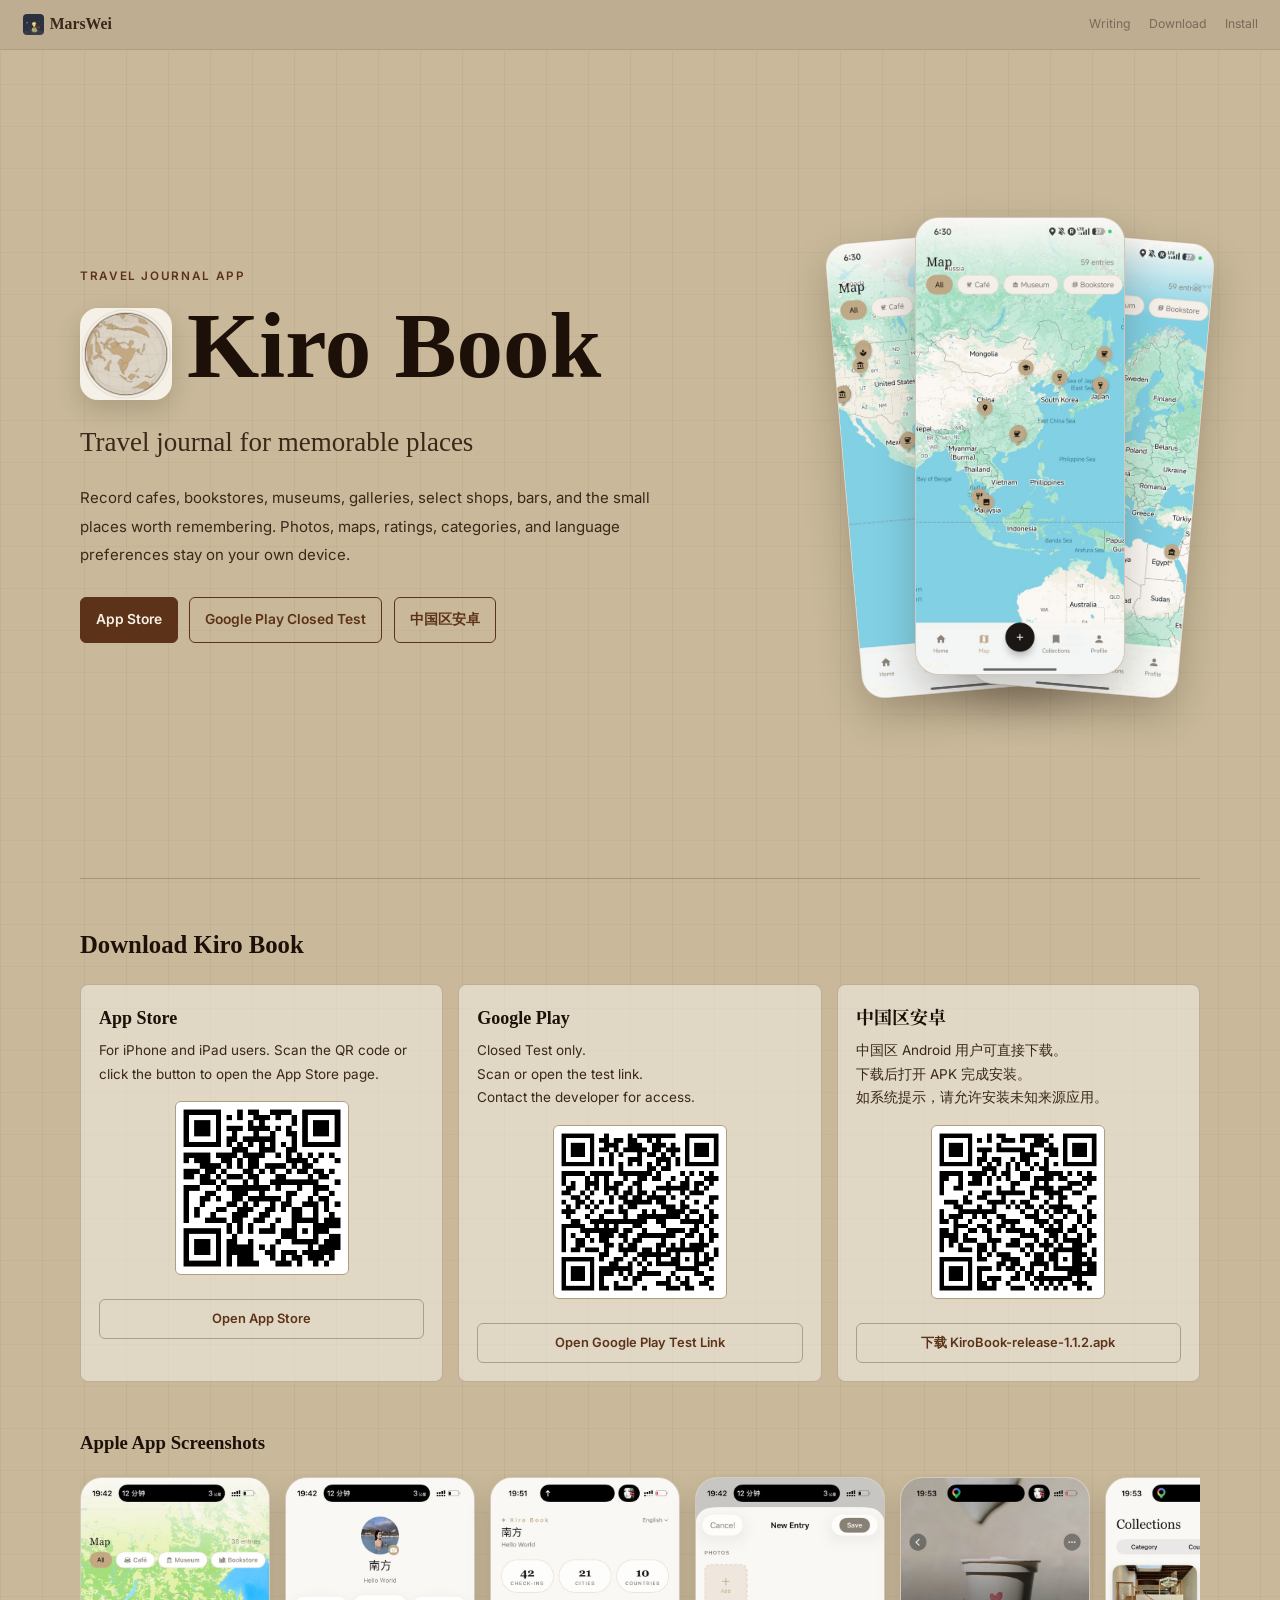
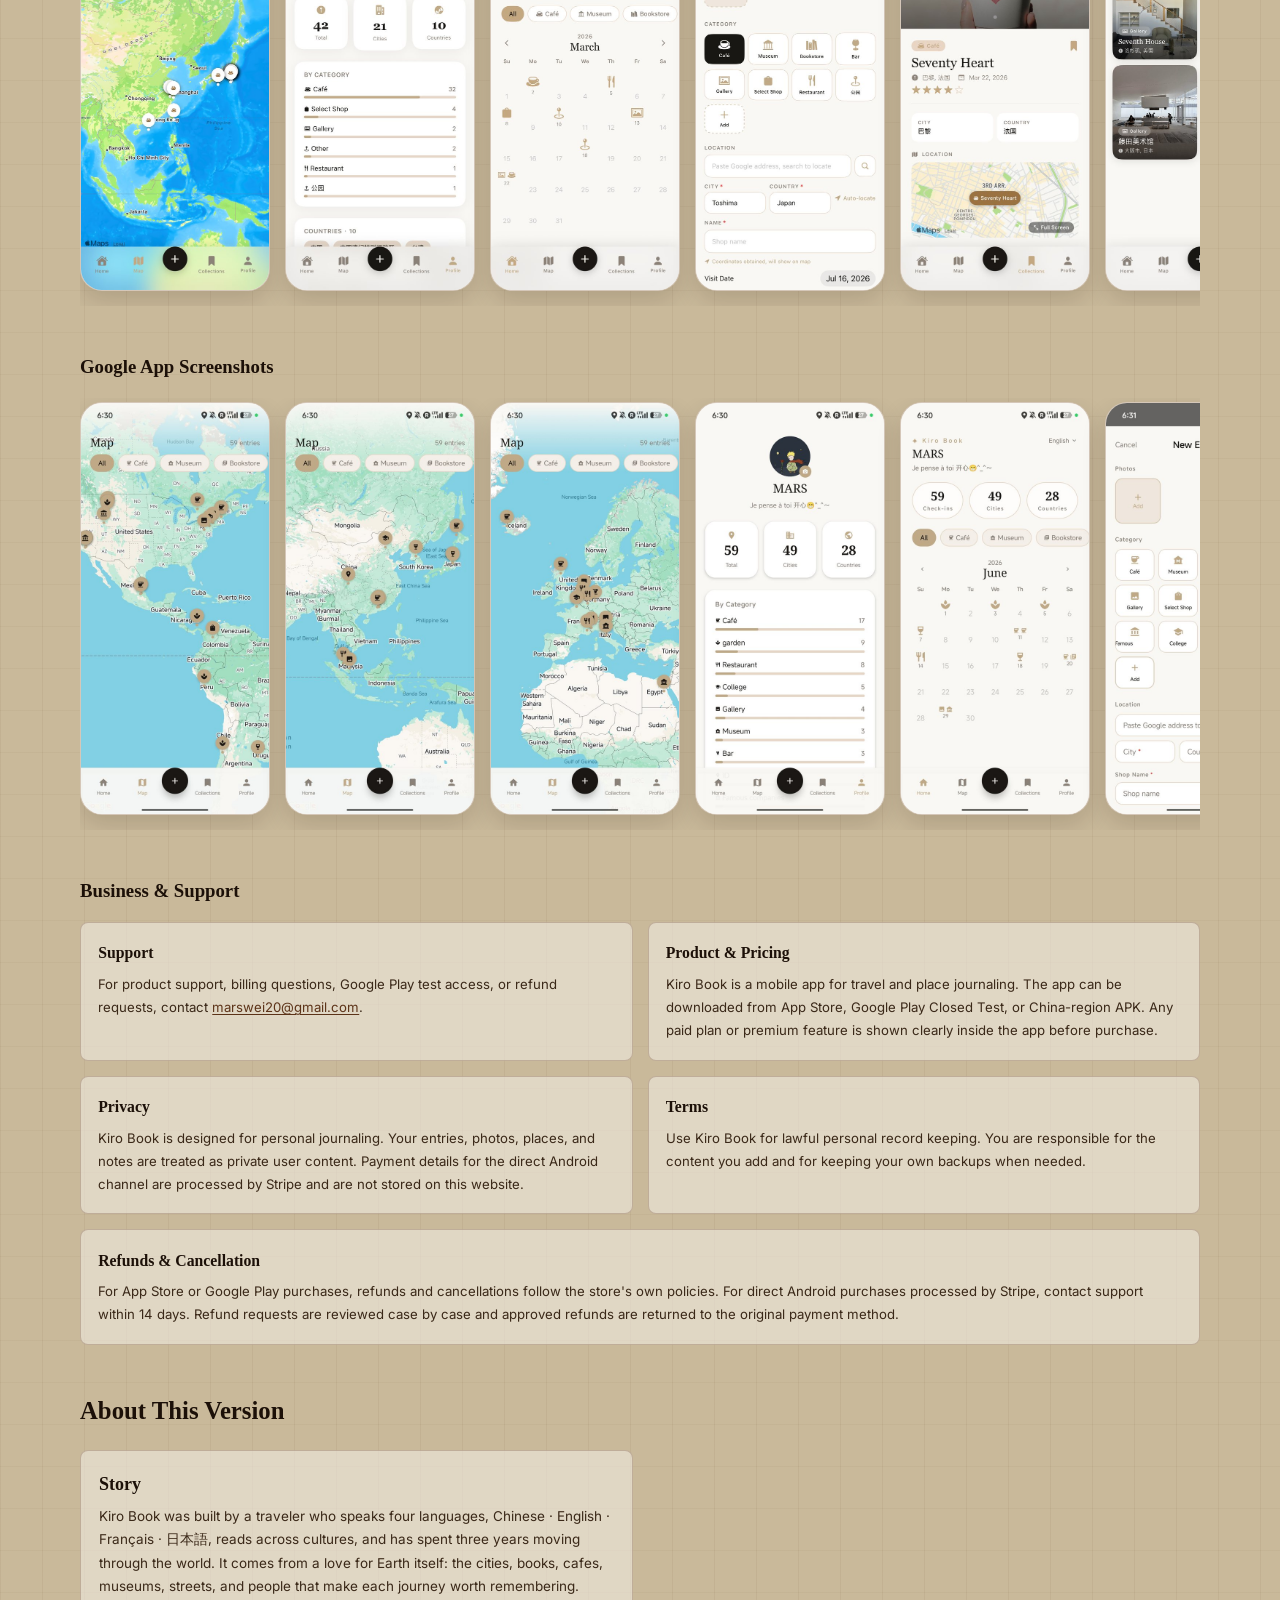
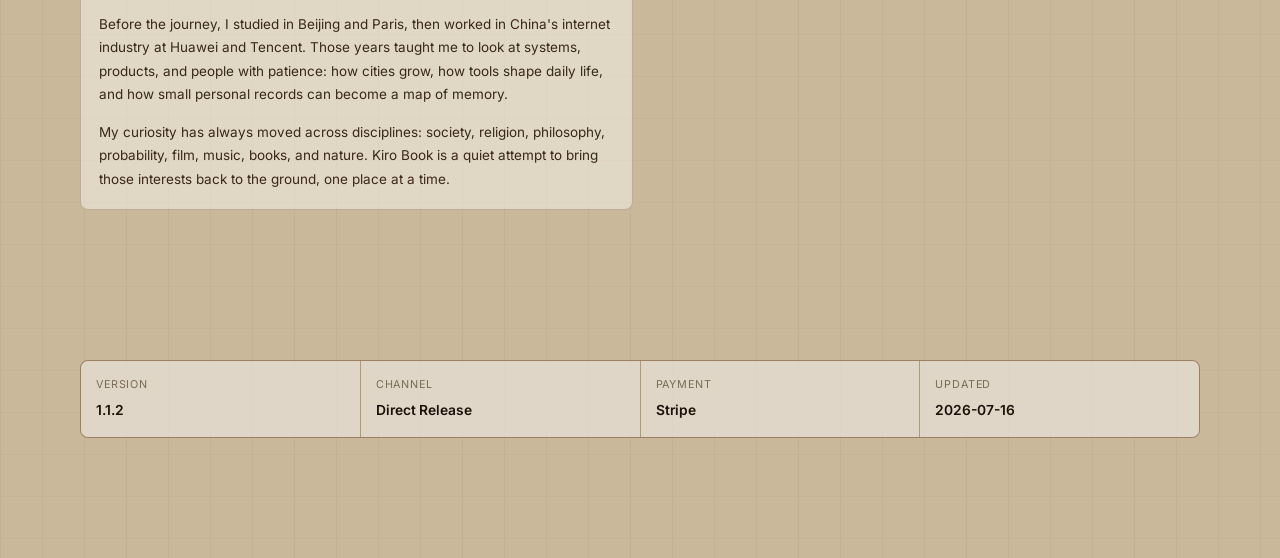
<file: kirobook/index.html>
<!DOCTYPE html>
<html lang="zh-CN">
<head>
  <meta charset="UTF-8" />
  <meta name="viewport" content="width=device-width, initial-scale=1.0" />
  <base href="/" />
  <title>Kiro Book Download | MarsWei</title>
  <meta name="description" content="Kiro Book download page with App Store, Google Play Closed Test, and China-region Android APK options." />
  <link rel="preconnect" href="https://fonts.googleapis.com" />
  <link rel="preconnect" href="https://fonts.gstatic.com" crossorigin />
  <link href="https://fonts.googleapis.com/css2?family=Playfair+Display:ital,wght@0,700;1,400&family=Inter:wght@400;500;600&family=Noto+Serif+SC:wght@400;700&display=swap" rel="stylesheet" />
  <link rel="icon" type="image/png" sizes="32x32" href="favicon-32x32.png" />
  <link rel="icon" type="image/png" sizes="192x192" href="favicon-192x192.png" />
  <link rel="apple-touch-icon" href="apple-touch-icon.png" />
  <link rel="stylesheet" href="css/style.css?v=14" />
  <style>
    html { scroll-behavior: smooth; }
    body {
      height: auto;
      min-height: 100vh;
      overflow: auto;
      display: block;
      background:
        linear-gradient(90deg, rgba(92, 51, 24, 0.06) 1px, transparent 1px),
        linear-gradient(180deg, rgba(92, 51, 24, 0.04) 1px, transparent 1px),
        var(--bg);
      background-size: 42px 42px, 42px 42px, auto;
    }
    .kiro-topbar {
      height: 50px;
      background: var(--sidebar-bg);
      border-bottom: 1px solid var(--border);
      display: flex;
      align-items: center;
      justify-content: space-between;
      padding: 0 1.5rem;
      color: var(--ink-soft);
      position: sticky;
      top: 0;
      z-index: 10;
    }
    .kiro-topbar a { color: inherit; }
    .kiro-brand {
      font-family: var(--font-serif);
      font-weight: 700;
      font-size: 1.05rem;
      display: inline-flex;
      align-items: center;
      gap: 0.4rem;
    }
    .kiro-brand .marswei-avatar {
      width: 1.35em;
      height: 1.35em;
      border-radius: 4px;
      object-fit: cover;
    }
    .kiro-topnav {
      display: flex;
      align-items: center;
      gap: 1.2rem;
      font-size: 0.82rem;
      color: var(--ink-muted);
    }
    .kiro-shell {
      width: min(1120px, calc(100% - 40px));
      margin: 0 auto;
      padding: 3rem 0 8rem;
    }
    .kiro-hero {
      display: grid;
      grid-template-columns: minmax(0, 1fr) 360px;
      gap: 3rem;
      align-items: center;
      min-height: calc(100vh - 116px);
      border-bottom: 1px solid rgba(92, 51, 24, 0.28);
      padding-bottom: 3rem;
    }
    .kiro-kicker {
      color: var(--accent);
      font-size: 0.78rem;
      font-weight: 600;
      letter-spacing: 0.14em;
      text-transform: uppercase;
      margin-bottom: 1rem;
    }
    .kiro-title-row {
      display: flex;
      align-items: center;
      gap: 1rem;
      margin-bottom: 1rem;
    }
    .kiro-title-row h1 { margin-bottom: 0; }
    .kiro-app-icon {
      width: clamp(64px, 8vw, 92px);
      height: clamp(64px, 8vw, 92px);
      border-radius: 18px;
      box-shadow: 0 10px 24px rgba(28, 16, 8, 0.16);
      flex-shrink: 0;
    }
    .kiro-hero h1 {
      font-family: var(--font-serif);
      font-size: clamp(3.2rem, 8vw, 6.2rem);
      line-height: 0.95;
      color: var(--ink);
      margin-bottom: 1rem;
      letter-spacing: 0;
    }
    .kiro-subtitle {
      font-family: var(--font-serif);
      font-size: clamp(1.25rem, 2.4vw, 1.8rem);
      color: var(--ink-soft);
      margin-bottom: 1.2rem;
    }
    .kiro-lead {
      max-width: 620px;
      color: var(--ink-soft);
      font-size: 1rem;
      line-height: 1.9;
      margin-bottom: 1.8rem;
    }
    .download-actions {
      display: flex;
      flex-wrap: wrap;
      gap: 0.75rem;
      margin-bottom: 1.2rem;
    }
    .kiro-btn {
      min-height: 44px;
      display: inline-flex;
      align-items: center;
      justify-content: center;
      gap: 0.5rem;
      border: 1px solid var(--accent);
      border-radius: 6px;
      padding: 0.7rem 1rem;
      font-size: 0.92rem;
      font-weight: 600;
      transition: background var(--transition), color var(--transition), border-color var(--transition);
    }
    .kiro-btn.primary {
      background: var(--accent);
      color: #f7f0e4;
    }
    .kiro-btn.secondary { color: var(--accent); }
    .kiro-btn:hover { background: var(--accent-dim); border-color: var(--accent-dim); color: #f7f0e4; }
    .version-note {
      color: var(--ink-muted);
      font-size: 0.84rem;
      line-height: 1.7;
    }
    .screenshot-stack {
      min-height: 520px;
      position: relative;
      display: flex;
      justify-content: center;
      align-items: center;
    }
    .screenshot-stack img {
      position: absolute;
      width: min(210px, 58vw);
      aspect-ratio: 1220 / 2656;
      object-fit: cover;
      border-radius: 24px;
      border: 1px solid rgba(92, 51, 24, 0.22);
      box-shadow: 0 18px 42px rgba(28, 16, 8, 0.22);
      background: #f7f1e6;
    }
    .screenshot-stack img:nth-child(1) { transform: translateX(-72px) rotate(-5deg); z-index: 1; }
    .screenshot-stack img:nth-child(2) { transform: translateY(-18px); z-index: 3; }
    .screenshot-stack img:nth-child(3) { transform: translateX(72px) rotate(5deg); z-index: 2; }
    .screenshot-strip {
      display: flex;
      gap: 1rem;
      overflow-x: auto;
      padding: 0.25rem 0 1rem;
      scroll-snap-type: x proximity;
    }
    .screenshot-strip img {
      width: 190px;
      aspect-ratio: 1220 / 2656;
      object-fit: cover;
      border-radius: 22px;
      border: 1px solid rgba(92, 51, 24, 0.22);
      box-shadow: 0 10px 24px rgba(28, 16, 8, 0.14);
      background: #f7f1e6;
      flex: 0 0 auto;
      scroll-snap-align: start;
    }
    .phone-frame {
      min-height: 520px;
    }
    .phone-frame::before {
      content: '';
      position: absolute;
      top: 10px;
      left: 50%;
      transform: translateX(-50%);
      width: 78px;
      height: 18px;
      border-radius: 0 0 14px 14px;
      background: #312013;
    }
    .phone-screen {
      height: 100%;
      border-radius: 24px;
      background: linear-gradient(180deg, #fbf8f1 0%, #ddcdb3 100%);
      padding: 2.6rem 1rem 1rem;
      overflow: hidden;
    }
    .phone-title {
      font-family: var(--font-serif);
      color: var(--ink);
      font-size: 1.35rem;
      margin-bottom: 0.7rem;
    }
    .phone-search {
      height: 28px;
      border: 1px solid var(--border);
      border-radius: 6px;
      background: rgba(255,255,255,0.75);
      margin-bottom: 1rem;
    }
    .phone-photo {
      aspect-ratio: 1.2;
      background: linear-gradient(135deg, #c7b497, #f6efe3);
      border-radius: 8px;
      border: 1px solid var(--border);
      margin-bottom: 0.9rem;
    }
    .phone-lines span {
      display: block;
      height: 7px;
      border-radius: 10px;
      background: rgba(92, 51, 24, 0.25);
      margin-bottom: 0.45rem;
    }
    .phone-lines span:nth-child(1) { width: 72%; }
    .phone-lines span:nth-child(2) { width: 46%; }
    .phone-grid {
      display: grid;
      grid-template-columns: repeat(3, 1fr);
      gap: 0.45rem;
      margin-top: 1rem;
    }
    .phone-grid div {
      aspect-ratio: 1;
      border-radius: 8px;
      background: rgba(255,255,255,0.55);
      border: 1px solid rgba(92, 51, 24, 0.22);
    }
    .section-title {
      font-family: var(--font-serif);
      color: var(--ink);
      font-size: 1.65rem;
      margin: 3rem 0 1.2rem;
    }
    .download-grid {
      display: grid;
      grid-template-columns: repeat(3, minmax(0, 1fr));
      gap: 1rem;
    }
    .download-card, .info-panel {
      border: 1px solid rgba(92, 51, 24, 0.25);
      background: rgba(242, 237, 228, 0.58);
      border-radius: 8px;
      padding: 1.2rem;
    }
    .download-card h2, .info-panel h2 {
      font-family: var(--font-serif);
      font-size: 1.2rem;
      color: var(--ink);
      margin-bottom: 0.35rem;
    }
    .download-card p, .info-panel p, .info-panel li {
      color: var(--ink-soft);
      font-size: 0.9rem;
      line-height: 1.75;
    }
    .qr-box {
      display: grid;
      place-items: center;
      width: 174px;
      height: 174px;
      margin: 1rem auto;
      border: 1px solid var(--border);
      border-radius: 6px;
      background: #f7f1e6;
      overflow: hidden;
    }
    .qr-box img { width: 100%; height: 100%; display: block; }
    .qr-placeholder {
      width: 100%;
      height: 100%;
      display: grid;
      place-items: center;
      padding: 1rem;
      text-align: center;
      color: var(--ink-muted);
      font-size: 0.82rem;
      line-height: 1.5;
      background:
        linear-gradient(90deg, rgba(92,51,24,.12) 1px, transparent 1px),
        linear-gradient(180deg, rgba(92,51,24,.12) 1px, transparent 1px),
        #f7f1e6;
      background-size: 14px 14px;
    }
    .card-link {
      display: inline-flex;
      align-items: center;
      justify-content: center;
      min-height: 40px;
      width: 100%;
      margin-top: 0.6rem;
      border-radius: 6px;
      border: 1px solid var(--border);
      color: var(--accent);
      font-size: 0.86rem;
      font-weight: 600;
    }
    .card-link:hover { border-color: var(--accent); background: rgba(92, 51, 24, 0.08); }
    .card-link.disabled { color: var(--ink-muted); pointer-events: none; }
    .details-grid {
      display: grid;
      grid-template-columns: 1fr 1fr;
      gap: 1rem;
      margin-top: 1rem;
      margin-bottom: 6rem;
    }
    .info-panel ul, .info-panel ol { padding-left: 1.2rem; }
    .info-panel li + li { margin-top: 0.45rem; }
    .meta-strip {
      display: grid;
      grid-template-columns: repeat(4, 1fr);
      gap: 1px;
      overflow: hidden;
      border: 1px solid rgba(92, 51, 24, 0.25);
      border-radius: 8px;
      margin-top: 1rem;
      background: rgba(92, 51, 24, 0.22);
    }
    .meta-item {
      background: rgba(242, 237, 228, 0.72);
      padding: 1rem;
    }
    .meta-label {
      color: var(--ink-muted);
      font-size: 0.72rem;
      letter-spacing: 0.08em;
      text-transform: uppercase;
      margin-bottom: 0.25rem;
    }
    .meta-value {
      color: var(--ink);
      font-weight: 600;
      font-size: 0.92rem;
    }
    @media (max-width: 860px) {
      .kiro-hero { grid-template-columns: 1fr; min-height: 0; padding-top: 1rem; }
      .phone-frame { margin: 0 auto; }
      .download-grid, .details-grid { grid-template-columns: 1fr; }
      .meta-strip { grid-template-columns: 1fr 1fr; }
    }
    @media (max-width: 560px) {
      .kiro-topbar { height: auto; min-height: 50px; padding: 0.75rem 1rem; gap: 0.7rem; align-items: flex-start; }
      .kiro-topnav { gap: 0.8rem; flex-wrap: wrap; justify-content: flex-end; }
      .kiro-shell { width: min(100% - 28px, 1120px); padding-top: 2rem; }
      .kiro-hero h1 { font-size: 3.2rem; }
      .kiro-title-row { gap: 0.75rem; }
      .kiro-app-icon { width: 58px; height: 58px; border-radius: 14px; }
      .download-actions { flex-direction: column; }
      .kiro-btn { width: 100%; }
      .meta-strip { grid-template-columns: 1fr; }
      .phone-frame { width: 100%; min-height: 390px; overflow: hidden; }
      .screenshot-stack { min-height: 390px; margin-top: 0.5rem; overflow: hidden; }
      .screenshot-stack img { width: 160px; border-radius: 20px; }
      .screenshot-stack img:nth-child(1) { transform: translateX(-54px) rotate(-5deg); }
      .screenshot-stack img:nth-child(2) { transform: translateY(-12px); }
      .screenshot-stack img:nth-child(3) { transform: translateX(54px) rotate(5deg); }
      .screenshot-strip img { width: 162px; border-radius: 20px; }
    }
  
    .zoomable-screenshot { cursor: zoom-in; }
    .screenshot-lightbox {
      position: fixed;
      inset: 0;
      z-index: 500;
      display: none;
      align-items: center;
      justify-content: center;
      padding: 2rem;
      background: rgba(28, 16, 8, 0.72);
    }
    .screenshot-lightbox.open { display: flex; }
    .screenshot-lightbox img {
      max-width: min(92vw, 520px);
      max-height: 90vh;
      border-radius: 24px;
      box-shadow: 0 24px 80px rgba(0, 0, 0, 0.35);
      background: #f7f1e6;
    }
    .screenshot-lightbox button {
      position: absolute;
      top: 1rem;
      right: 1rem;
      width: 40px;
      height: 40px;
      border-radius: 50%;
      border: 1px solid rgba(247, 240, 228, 0.45);
      background: rgba(28, 16, 8, 0.72);
      color: #f7f0e4;
      font-size: 1.4rem;
      line-height: 1;
      cursor: pointer;
    }
      .story-bottom-spacer { height: 3rem; }
  </style>
</head>
<body>
  <header class="kiro-topbar">
    <a class="kiro-brand" href="index.html"><img class="marswei-avatar" src="image/marswei-avatar.png" alt="" /> MarsWei</a>
    <nav class="kiro-topnav" aria-label="Page navigation">
      <a href="index.html">Writing</a>
      <a href="#download">Download</a>
      <a href="#install">Install</a>
    </nav>
  </header>

  <main class="kiro-shell">
    <section class="kiro-hero" aria-labelledby="kiro-title">
      <div>
        <div class="kiro-kicker">Travel Journal App</div>
        <div class="kiro-title-row">
          <img class="kiro-app-icon" src="image/kiro-app-icon.png" alt="Kiro Book app icon" />
          <h1 id="kiro-title">Kiro Book</h1>
        </div>
        <div class="kiro-subtitle">Travel journal for memorable places</div>
        <p class="kiro-lead">
          Record cafes, bookstores, museums, galleries, select shops, bars, and the small places worth remembering. Photos, maps, ratings, categories, and language preferences stay on your own device.
        </p>
        <div class="download-actions">
          <a class="kiro-btn primary" href="#app-store">App Store</a>
          <a class="kiro-btn secondary" href="#google-play">Google Play Closed Test</a>
          <a class="kiro-btn secondary" href="downloads/KiroBook-release-1.1.2.apk" download>中国区安卓</a>
        </div>
      </div>

        <div class="screenshot-stack" aria-label="Kiro Book screenshots preview">
          <img class="zoomable-screenshot" tabindex="0" src="image/kiro-screenshot-1.jpg" alt="Kiro Book map screen" />
          <img class="zoomable-screenshot" tabindex="0" src="image/kiro-screenshot-2.jpg" alt="Kiro Book Asia map screen" />
          <img class="zoomable-screenshot" tabindex="0" src="image/kiro-screenshot-3.jpg" alt="Kiro Book Europe map screen" />
        </div>
    </section>

    <section id="download" aria-labelledby="download-title">
      <h2 class="section-title" id="download-title">Download Kiro Book</h2>
      <div class="download-grid">
        <article class="download-card" id="app-store">
          <h2>App Store</h2>
          <p>For iPhone and iPad users. Scan the QR code or click the button to open the App Store page.</p>
          <div class="qr-box"><img alt="App Store QR" src="image/kiro-app-store-qr.png" /></div>
          <a class="card-link" href="https://apps.apple.com/us/app/kiro-book/id6760916222" target="_blank" rel="noopener">Open App Store</a>
        </article>

        <article class="download-card" id="google-play">
          <h2>Google Play</h2>
          <p>Closed Test only.<br>Scan or open the test link.<br>Contact the developer for access.</p>
          <div class="qr-box"><img alt="Google Play Closed Test QR" src="image/kiro-google-play-qr.png" /></div>
          <a class="card-link" href="https://play.google.com/store/apps/details?id=com.minami_studio.kiro" target="_blank" rel="noopener">Open Google Play Test Link</a>
        </article>

        <article class="download-card" id="apk">
          <h2>中国区安卓</h2>
          <p>中国区 Android 用户可直接下载。<br>下载后打开 APK 完成安装。<br>如系统提示，请允许安装未知来源应用。</p>
          <div class="qr-box"><img alt="Android APK QR" src="image/kiro-apk-qr.png" /></div>
          <a class="card-link" href="downloads/KiroBook-release-1.1.2.apk" download>下载 KiroBook-release-1.1.2.apk</a>
        </article>
      </div>
    </section>

    <section class="screenshot-section" aria-labelledby="standalone-apple-screenshots-title">
      <h2 id="standalone-apple-screenshots-title" class="section-title">Apple App Screenshots</h2>
      <div class="screenshot-strip" aria-label="Kiro Book Apple screenshots from 1 to 8">
        <img class="zoomable-screenshot" tabindex="0" src="image/kiro-apple-screenshot-8.jpg" alt="Kiro Book Apple screenshot 8" />
        <img class="zoomable-screenshot" tabindex="0" src="image/kiro-apple-screenshot-1.jpg" alt="Kiro Book Apple screenshot 1" />
        <img class="zoomable-screenshot" tabindex="0" src="image/kiro-apple-screenshot-2.jpg" alt="Kiro Book Apple screenshot 2" />
        <img class="zoomable-screenshot" tabindex="0" src="image/kiro-apple-screenshot-3.jpg" alt="Kiro Book Apple screenshot 3" />
        <img class="zoomable-screenshot" tabindex="0" src="image/kiro-apple-screenshot-4.jpg" alt="Kiro Book Apple screenshot 4" />
        <img class="zoomable-screenshot" tabindex="0" src="image/kiro-apple-screenshot-5.jpg" alt="Kiro Book Apple screenshot 5" />
        <img class="zoomable-screenshot" tabindex="0" src="image/kiro-apple-screenshot-6.jpg" alt="Kiro Book Apple screenshot 6" />
        <img class="zoomable-screenshot" tabindex="0" src="image/kiro-apple-screenshot-7.jpg" alt="Kiro Book Apple screenshot 7" />
      </div>
    </section>

    <section class="screenshot-section" aria-labelledby="standalone-screenshots-title">
      <h2 id="standalone-screenshots-title" class="section-title">Google App Screenshots</h2>
      <div class="screenshot-strip" aria-label="Kiro Book screenshots from 1 to 9">
        <img class="zoomable-screenshot" tabindex="0" src="image/kiro-screenshot-1.jpg" alt="Kiro Book screenshot 1" />
        <img class="zoomable-screenshot" tabindex="0" src="image/kiro-screenshot-2.jpg" alt="Kiro Book screenshot 2" />
        <img class="zoomable-screenshot" tabindex="0" src="image/kiro-screenshot-3.jpg" alt="Kiro Book screenshot 3" />
        <img class="zoomable-screenshot" tabindex="0" src="image/kiro-screenshot-4.jpg" alt="Kiro Book screenshot 4" />
        <img class="zoomable-screenshot" tabindex="0" src="image/kiro-screenshot-5.jpg" alt="Kiro Book screenshot 5" />
        <img class="zoomable-screenshot" tabindex="0" src="image/kiro-screenshot-6.jpg" alt="Kiro Book screenshot 6" />
        <img class="zoomable-screenshot" tabindex="0" src="image/kiro-screenshot-7.jpg" alt="Kiro Book screenshot 7" />
        <img class="zoomable-screenshot" tabindex="0" src="image/kiro-screenshot-8.jpg" alt="Kiro Book screenshot 8" />
        <img class="zoomable-screenshot" tabindex="0" src="image/kiro-screenshot-9.jpg" alt="Kiro Book screenshot 9" />
      </div>
    </section>

    <section class="compliance-section" aria-labelledby="standalone-business-support-title">
      <h2 id="standalone-business-support-title" class="section-title">Business &amp; Support</h2>
      <div class="compliance-grid">
        <article>
          <h3>Support</h3>
          <p>For product support, billing questions, Google Play test access, or refund requests, contact <a href="mailto:marswei20@gmail.com">marswei20@gmail.com</a>.</p>
        </article>
        <article>
          <h3>Product &amp; Pricing</h3>
          <p>Kiro Book is a mobile app for travel and place journaling. The app can be downloaded from App Store, Google Play Closed Test, or China-region APK. Any paid plan or premium feature is shown clearly inside the app before purchase.</p>
        </article>
        <article>
          <h3>Privacy</h3>
          <p>Kiro Book is designed for personal journaling. Your entries, photos, places, and notes are treated as private user content. Payment details for the direct Android channel are processed by Stripe and are not stored on this website.</p>
        </article>
        <article>
          <h3>Terms</h3>
          <p>Use Kiro Book for lawful personal record keeping. You are responsible for the content you add and for keeping your own backups when needed.</p>
        </article>
        <article>
          <h3>Refunds &amp; Cancellation</h3>
          <p>For App Store or Google Play purchases, refunds and cancellations follow the store&apos;s own policies. For direct Android purchases processed by Stripe, contact support within 14 days. Refund requests are reviewed case by case and approved refunds are returned to the original payment method.</p>
        </article>
      </div>
    </section>

    <section aria-labelledby="details-title">
      <h2 class="section-title" id="details-title">About This Version</h2>
      <div class="details-grid">
        <article class="info-panel app-story-panel">
          <h2>Story</h2>
          <p>
            Kiro Book was built by a traveler who speaks four languages, Chinese · English · Français · 日本語, reads across cultures, and has spent three years moving through the world. It comes from a love for Earth itself: the cities, books, cafes, museums, streets, and people that make each journey worth remembering.
          </p>
          <p>
            Before the journey, I studied in Beijing and Paris, then worked in China&apos;s internet industry at Huawei and Tencent. Those years taught me to look at systems, products, and people with patience: how cities grow, how tools shape daily life, and how small personal records can become a map of memory.
          </p>
          <p>
            My curiosity has always moved across disciplines: society, religion, philosophy, probability, film, music, books, and nature. Kiro Book is a quiet attempt to bring those interests back to the ground, one place at a time.
          </p>
        </article>
      </div>
      <div class="story-bottom-spacer" aria-hidden="true"></div>

      <div class="meta-strip" aria-label="Release metadata">
        <div class="meta-item"><div class="meta-label">Version</div><div class="meta-value">1.1.2</div></div>
        <div class="meta-item"><div class="meta-label">Channel</div><div class="meta-value">Direct Release</div></div>
        <div class="meta-item"><div class="meta-label">Payment</div><div class="meta-value">Stripe</div></div>
        <div class="meta-item"><div class="meta-label">Updated</div><div class="meta-value">2026-07-16</div></div>
      </div>
    </section>
  </main>

<script>
  (function() {
    function initScreenshotLightbox() {
      const screenshots = document.querySelectorAll('.zoomable-screenshot');
      if (!screenshots.length || document.querySelector('.screenshot-lightbox')) return;

      const lightbox = document.createElement('div');
      lightbox.className = 'screenshot-lightbox';
      lightbox.setAttribute('role', 'dialog');
      lightbox.setAttribute('aria-modal', 'true');
      lightbox.setAttribute('aria-label', 'App screenshot preview');
      lightbox.innerHTML = '<button type="button" aria-label="Close screenshot preview">×</button><img alt="Expanded app screenshot" />';
      document.body.appendChild(lightbox);

      const image = lightbox.querySelector('img');
      const closeBtn = lightbox.querySelector('button');

      function open(src, alt) {
        image.src = src;
        image.alt = alt || 'Expanded app screenshot';
        lightbox.classList.add('open');
        closeBtn.focus();
      }

      function close() {
        lightbox.classList.remove('open');
        image.removeAttribute('src');
      }

      screenshots.forEach(img => {
        img.addEventListener('click', () => open(img.src, img.alt));
        img.addEventListener('keydown', event => {
          if (event.key === 'Enter' || event.key === ' ') {
            event.preventDefault();
            open(img.src, img.alt);
          }
        });
      });

      closeBtn.addEventListener('click', close);
      lightbox.addEventListener('click', event => {
        if (event.target === lightbox) close();
      });
      document.addEventListener('keydown', event => {
        if (event.key === 'Escape' && lightbox.classList.contains('open')) close();
      });
    }

    document.addEventListener('DOMContentLoaded', initScreenshotLightbox);
  })();
</script>

</body>
</html>
</file>
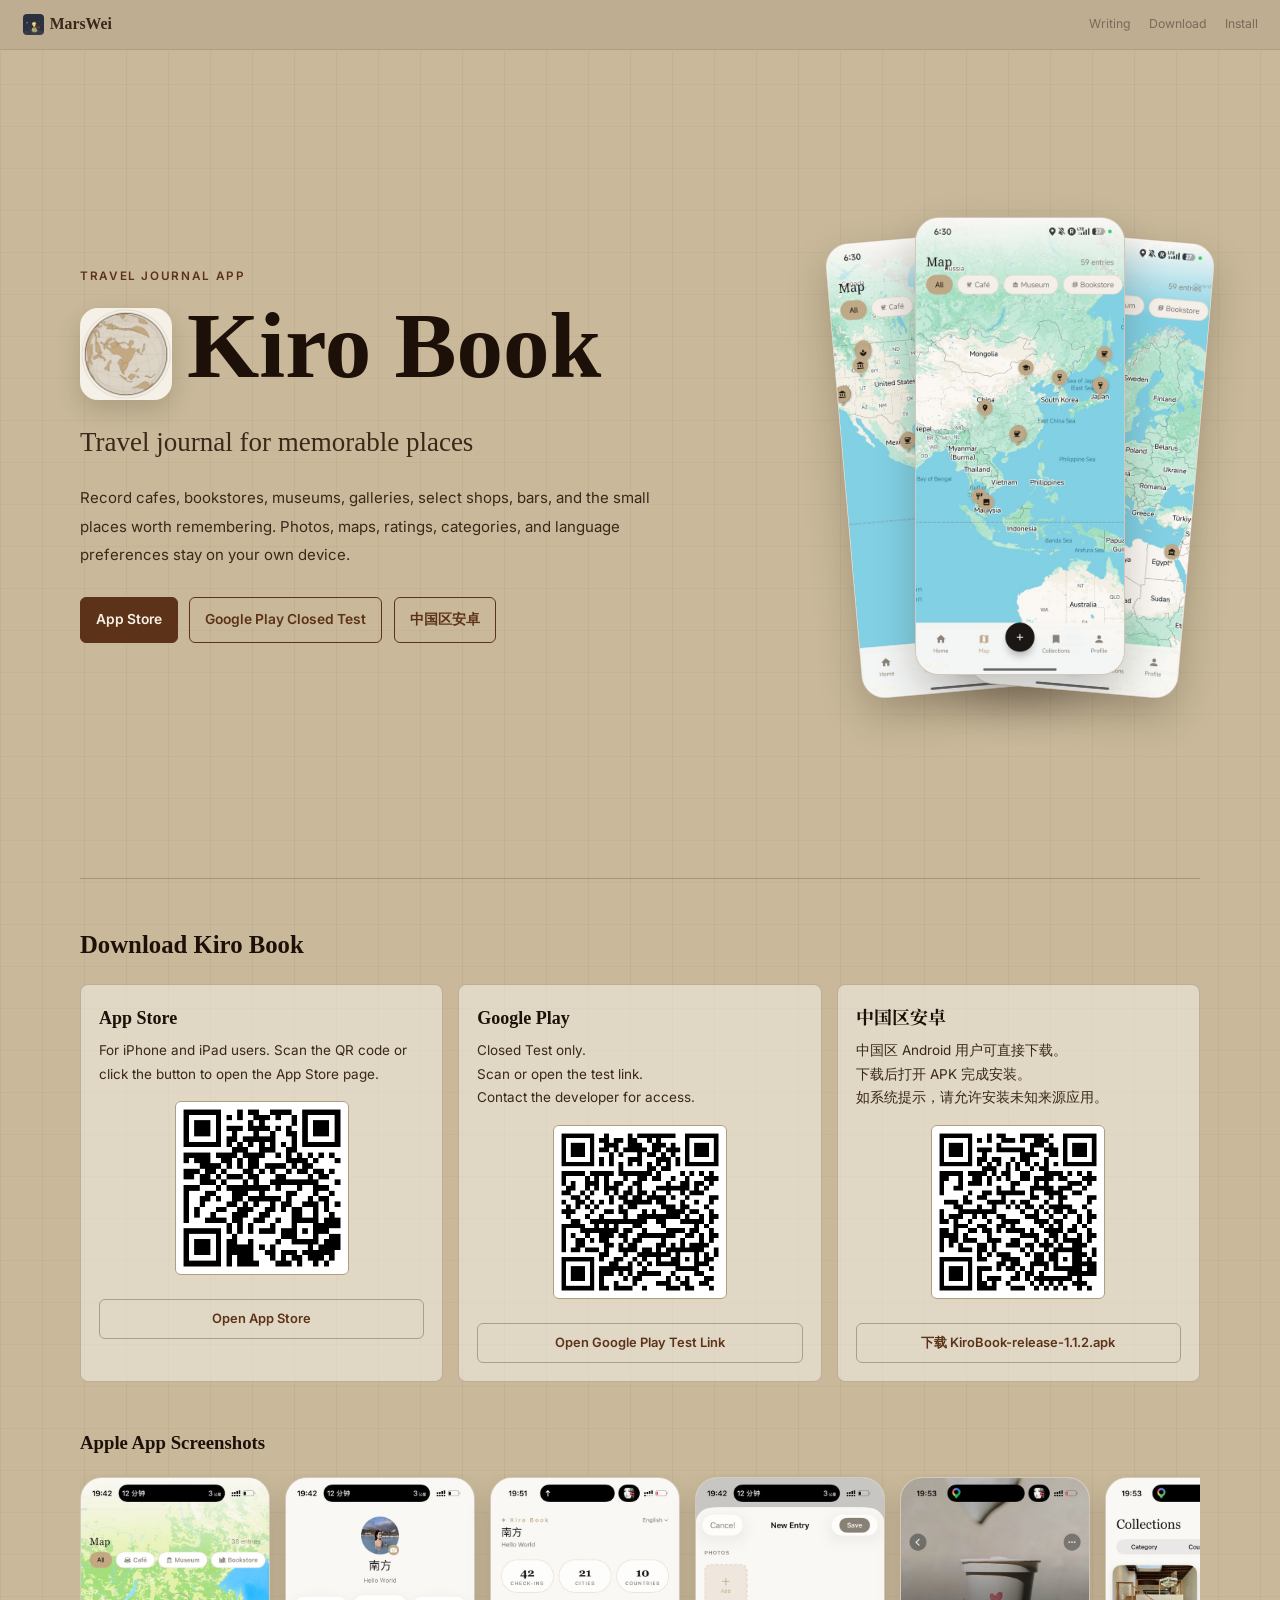
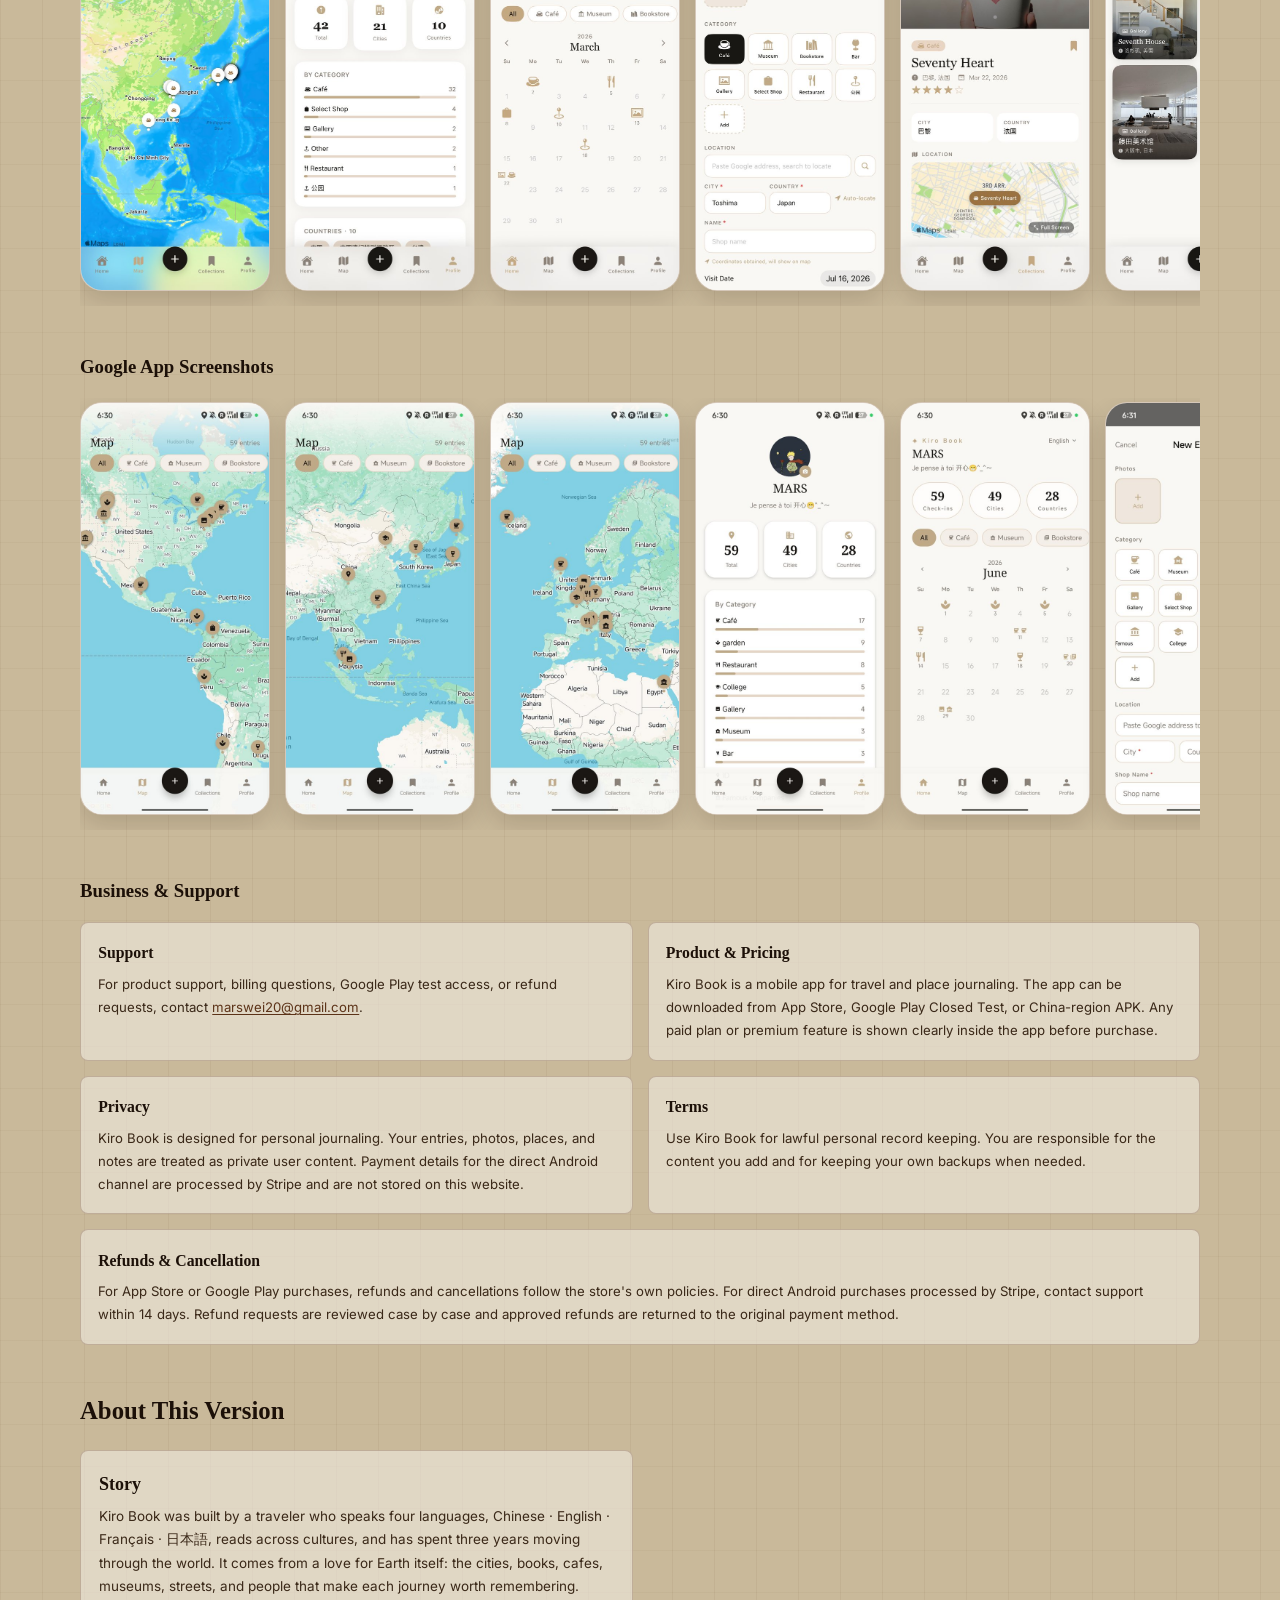
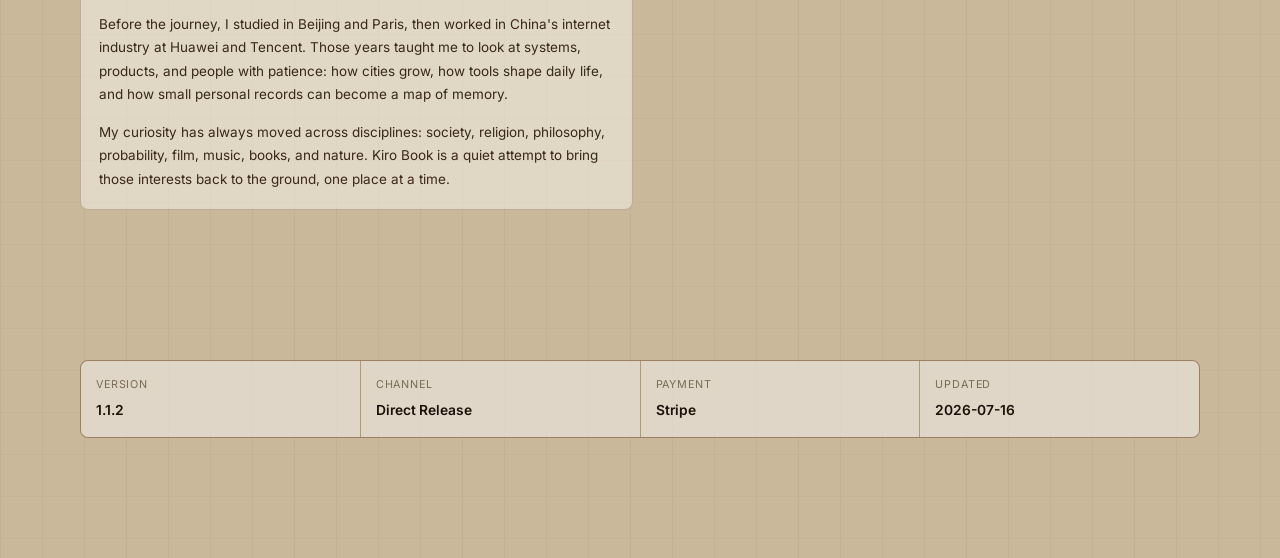
<file: kiro-book.html>
<!DOCTYPE html>
<html lang="zh-CN">
<head>
  <meta charset="UTF-8" />
  <meta name="viewport" content="width=device-width, initial-scale=1.0" />
  <title>Kiro Book Download | MarsWei</title>
  <meta name="description" content="Kiro Book download page with App Store, Google Play Closed Test, and China-region Android APK options." />
  <link rel="preconnect" href="https://fonts.googleapis.com" />
  <link rel="preconnect" href="https://fonts.gstatic.com" crossorigin />
  <link href="https://fonts.googleapis.com/css2?family=Playfair+Display:ital,wght@0,700;1,400&family=Inter:wght@400;500;600&family=Noto+Serif+SC:wght@400;700&display=swap" rel="stylesheet" />
  <link rel="icon" type="image/png" sizes="32x32" href="favicon-32x32.png" />
  <link rel="icon" type="image/png" sizes="192x192" href="favicon-192x192.png" />
  <link rel="apple-touch-icon" href="apple-touch-icon.png" />
  <link rel="stylesheet" href="css/style.css?v=14" />
  <style>
    html { scroll-behavior: smooth; }
    body {
      height: auto;
      min-height: 100vh;
      overflow: auto;
      display: block;
      background:
        linear-gradient(90deg, rgba(92, 51, 24, 0.06) 1px, transparent 1px),
        linear-gradient(180deg, rgba(92, 51, 24, 0.04) 1px, transparent 1px),
        var(--bg);
      background-size: 42px 42px, 42px 42px, auto;
    }
    .kiro-topbar {
      height: 50px;
      background: var(--sidebar-bg);
      border-bottom: 1px solid var(--border);
      display: flex;
      align-items: center;
      justify-content: space-between;
      padding: 0 1.5rem;
      color: var(--ink-soft);
      position: sticky;
      top: 0;
      z-index: 10;
    }
    .kiro-topbar a { color: inherit; }
    .kiro-brand {
      font-family: var(--font-serif);
      font-weight: 700;
      font-size: 1.05rem;
      display: inline-flex;
      align-items: center;
      gap: 0.4rem;
    }
    .kiro-brand .marswei-avatar {
      width: 1.35em;
      height: 1.35em;
      border-radius: 4px;
      object-fit: cover;
    }
    .kiro-topnav {
      display: flex;
      align-items: center;
      gap: 1.2rem;
      font-size: 0.82rem;
      color: var(--ink-muted);
    }
    .kiro-shell {
      width: min(1120px, calc(100% - 40px));
      margin: 0 auto;
      padding: 3rem 0 8rem;
    }
    .kiro-hero {
      display: grid;
      grid-template-columns: minmax(0, 1fr) 360px;
      gap: 3rem;
      align-items: center;
      min-height: calc(100vh - 116px);
      border-bottom: 1px solid rgba(92, 51, 24, 0.28);
      padding-bottom: 3rem;
    }
    .kiro-kicker {
      color: var(--accent);
      font-size: 0.78rem;
      font-weight: 600;
      letter-spacing: 0.14em;
      text-transform: uppercase;
      margin-bottom: 1rem;
    }
    .kiro-title-row {
      display: flex;
      align-items: center;
      gap: 1rem;
      margin-bottom: 1rem;
    }
    .kiro-title-row h1 { margin-bottom: 0; }
    .kiro-app-icon {
      width: clamp(64px, 8vw, 92px);
      height: clamp(64px, 8vw, 92px);
      border-radius: 18px;
      box-shadow: 0 10px 24px rgba(28, 16, 8, 0.16);
      flex-shrink: 0;
    }
    .kiro-hero h1 {
      font-family: var(--font-serif);
      font-size: clamp(3.2rem, 8vw, 6.2rem);
      line-height: 0.95;
      color: var(--ink);
      margin-bottom: 1rem;
      letter-spacing: 0;
    }
    .kiro-subtitle {
      font-family: var(--font-serif);
      font-size: clamp(1.25rem, 2.4vw, 1.8rem);
      color: var(--ink-soft);
      margin-bottom: 1.2rem;
    }
    .kiro-lead {
      max-width: 620px;
      color: var(--ink-soft);
      font-size: 1rem;
      line-height: 1.9;
      margin-bottom: 1.8rem;
    }
    .download-actions {
      display: flex;
      flex-wrap: wrap;
      gap: 0.75rem;
      margin-bottom: 1.2rem;
    }
    .kiro-btn {
      min-height: 44px;
      display: inline-flex;
      align-items: center;
      justify-content: center;
      gap: 0.5rem;
      border: 1px solid var(--accent);
      border-radius: 6px;
      padding: 0.7rem 1rem;
      font-size: 0.92rem;
      font-weight: 600;
      transition: background var(--transition), color var(--transition), border-color var(--transition);
    }
    .kiro-btn.primary {
      background: var(--accent);
      color: #f7f0e4;
    }
    .kiro-btn.secondary { color: var(--accent); }
    .kiro-btn:hover { background: var(--accent-dim); border-color: var(--accent-dim); color: #f7f0e4; }
    .version-note {
      color: var(--ink-muted);
      font-size: 0.84rem;
      line-height: 1.7;
    }
    .screenshot-stack {
      min-height: 520px;
      position: relative;
      display: flex;
      justify-content: center;
      align-items: center;
    }
    .screenshot-stack img {
      position: absolute;
      width: min(210px, 58vw);
      aspect-ratio: 1220 / 2656;
      object-fit: cover;
      border-radius: 24px;
      border: 1px solid rgba(92, 51, 24, 0.22);
      box-shadow: 0 18px 42px rgba(28, 16, 8, 0.22);
      background: #f7f1e6;
    }
    .screenshot-stack img:nth-child(1) { transform: translateX(-72px) rotate(-5deg); z-index: 1; }
    .screenshot-stack img:nth-child(2) { transform: translateY(-18px); z-index: 3; }
    .screenshot-stack img:nth-child(3) { transform: translateX(72px) rotate(5deg); z-index: 2; }
    .screenshot-strip {
      display: flex;
      gap: 1rem;
      overflow-x: auto;
      padding: 0.25rem 0 1rem;
      scroll-snap-type: x proximity;
    }
    .screenshot-strip img {
      width: 190px;
      aspect-ratio: 1220 / 2656;
      object-fit: cover;
      border-radius: 22px;
      border: 1px solid rgba(92, 51, 24, 0.22);
      box-shadow: 0 10px 24px rgba(28, 16, 8, 0.14);
      background: #f7f1e6;
      flex: 0 0 auto;
      scroll-snap-align: start;
    }
    .phone-frame {
      min-height: 520px;
    }
    .phone-frame::before {
      content: '';
      position: absolute;
      top: 10px;
      left: 50%;
      transform: translateX(-50%);
      width: 78px;
      height: 18px;
      border-radius: 0 0 14px 14px;
      background: #312013;
    }
    .phone-screen {
      height: 100%;
      border-radius: 24px;
      background: linear-gradient(180deg, #fbf8f1 0%, #ddcdb3 100%);
      padding: 2.6rem 1rem 1rem;
      overflow: hidden;
    }
    .phone-title {
      font-family: var(--font-serif);
      color: var(--ink);
      font-size: 1.35rem;
      margin-bottom: 0.7rem;
    }
    .phone-search {
      height: 28px;
      border: 1px solid var(--border);
      border-radius: 6px;
      background: rgba(255,255,255,0.75);
      margin-bottom: 1rem;
    }
    .phone-photo {
      aspect-ratio: 1.2;
      background: linear-gradient(135deg, #c7b497, #f6efe3);
      border-radius: 8px;
      border: 1px solid var(--border);
      margin-bottom: 0.9rem;
    }
    .phone-lines span {
      display: block;
      height: 7px;
      border-radius: 10px;
      background: rgba(92, 51, 24, 0.25);
      margin-bottom: 0.45rem;
    }
    .phone-lines span:nth-child(1) { width: 72%; }
    .phone-lines span:nth-child(2) { width: 46%; }
    .phone-grid {
      display: grid;
      grid-template-columns: repeat(3, 1fr);
      gap: 0.45rem;
      margin-top: 1rem;
    }
    .phone-grid div {
      aspect-ratio: 1;
      border-radius: 8px;
      background: rgba(255,255,255,0.55);
      border: 1px solid rgba(92, 51, 24, 0.22);
    }
    .section-title {
      font-family: var(--font-serif);
      color: var(--ink);
      font-size: 1.65rem;
      margin: 3rem 0 1.2rem;
    }
    .download-grid {
      display: grid;
      grid-template-columns: repeat(3, minmax(0, 1fr));
      gap: 1rem;
    }
    .download-card, .info-panel {
      border: 1px solid rgba(92, 51, 24, 0.25);
      background: rgba(242, 237, 228, 0.58);
      border-radius: 8px;
      padding: 1.2rem;
    }
    .download-card h2, .info-panel h2 {
      font-family: var(--font-serif);
      font-size: 1.2rem;
      color: var(--ink);
      margin-bottom: 0.35rem;
    }
    .download-card p, .info-panel p, .info-panel li {
      color: var(--ink-soft);
      font-size: 0.9rem;
      line-height: 1.75;
    }
    .qr-box {
      display: grid;
      place-items: center;
      width: 174px;
      height: 174px;
      margin: 1rem auto;
      border: 1px solid var(--border);
      border-radius: 6px;
      background: #f7f1e6;
      overflow: hidden;
    }
    .qr-box img { width: 100%; height: 100%; display: block; }
    .qr-placeholder {
      width: 100%;
      height: 100%;
      display: grid;
      place-items: center;
      padding: 1rem;
      text-align: center;
      color: var(--ink-muted);
      font-size: 0.82rem;
      line-height: 1.5;
      background:
        linear-gradient(90deg, rgba(92,51,24,.12) 1px, transparent 1px),
        linear-gradient(180deg, rgba(92,51,24,.12) 1px, transparent 1px),
        #f7f1e6;
      background-size: 14px 14px;
    }
    .card-link {
      display: inline-flex;
      align-items: center;
      justify-content: center;
      min-height: 40px;
      width: 100%;
      margin-top: 0.6rem;
      border-radius: 6px;
      border: 1px solid var(--border);
      color: var(--accent);
      font-size: 0.86rem;
      font-weight: 600;
    }
    .card-link:hover { border-color: var(--accent); background: rgba(92, 51, 24, 0.08); }
    .card-link.disabled { color: var(--ink-muted); pointer-events: none; }
    .details-grid {
      display: grid;
      grid-template-columns: 1fr 1fr;
      gap: 1rem;
      margin-top: 1rem;
      margin-bottom: 6rem;
    }
    .info-panel ul, .info-panel ol { padding-left: 1.2rem; }
    .info-panel li + li { margin-top: 0.45rem; }
    .meta-strip {
      display: grid;
      grid-template-columns: repeat(4, 1fr);
      gap: 1px;
      overflow: hidden;
      border: 1px solid rgba(92, 51, 24, 0.25);
      border-radius: 8px;
      margin-top: 1rem;
      background: rgba(92, 51, 24, 0.22);
    }
    .meta-item {
      background: rgba(242, 237, 228, 0.72);
      padding: 1rem;
    }
    .meta-label {
      color: var(--ink-muted);
      font-size: 0.72rem;
      letter-spacing: 0.08em;
      text-transform: uppercase;
      margin-bottom: 0.25rem;
    }
    .meta-value {
      color: var(--ink);
      font-weight: 600;
      font-size: 0.92rem;
    }
    @media (max-width: 860px) {
      .kiro-hero { grid-template-columns: 1fr; min-height: 0; padding-top: 1rem; }
      .phone-frame { margin: 0 auto; }
      .download-grid, .details-grid { grid-template-columns: 1fr; }
      .meta-strip { grid-template-columns: 1fr 1fr; }
    }
    @media (max-width: 560px) {
      .kiro-topbar { height: auto; min-height: 50px; padding: 0.75rem 1rem; gap: 0.7rem; align-items: flex-start; }
      .kiro-topnav { gap: 0.8rem; flex-wrap: wrap; justify-content: flex-end; }
      .kiro-shell { width: min(100% - 28px, 1120px); padding-top: 2rem; }
      .kiro-hero h1 { font-size: 3.2rem; }
      .kiro-title-row { gap: 0.75rem; }
      .kiro-app-icon { width: 58px; height: 58px; border-radius: 14px; }
      .download-actions { flex-direction: column; }
      .kiro-btn { width: 100%; }
      .meta-strip { grid-template-columns: 1fr; }
      .phone-frame { width: 100%; min-height: 390px; overflow: hidden; }
      .screenshot-stack { min-height: 390px; margin-top: 0.5rem; overflow: hidden; }
      .screenshot-stack img { width: 160px; border-radius: 20px; }
      .screenshot-stack img:nth-child(1) { transform: translateX(-54px) rotate(-5deg); }
      .screenshot-stack img:nth-child(2) { transform: translateY(-12px); }
      .screenshot-stack img:nth-child(3) { transform: translateX(54px) rotate(5deg); }
      .screenshot-strip img { width: 162px; border-radius: 20px; }
    }
  
    .zoomable-screenshot { cursor: zoom-in; }
    .screenshot-lightbox {
      position: fixed;
      inset: 0;
      z-index: 500;
      display: none;
      align-items: center;
      justify-content: center;
      padding: 2rem;
      background: rgba(28, 16, 8, 0.72);
    }
    .screenshot-lightbox.open { display: flex; }
    .screenshot-lightbox img {
      max-width: min(92vw, 520px);
      max-height: 90vh;
      border-radius: 24px;
      box-shadow: 0 24px 80px rgba(0, 0, 0, 0.35);
      background: #f7f1e6;
    }
    .screenshot-lightbox button {
      position: absolute;
      top: 1rem;
      right: 1rem;
      width: 40px;
      height: 40px;
      border-radius: 50%;
      border: 1px solid rgba(247, 240, 228, 0.45);
      background: rgba(28, 16, 8, 0.72);
      color: #f7f0e4;
      font-size: 1.4rem;
      line-height: 1;
      cursor: pointer;
    }
      .story-bottom-spacer { height: 3rem; }
  </style>
</head>
<body>
  <header class="kiro-topbar">
    <a class="kiro-brand" href="index.html"><img class="marswei-avatar" src="image/marswei-avatar.png" alt="" /> MarsWei</a>
    <nav class="kiro-topnav" aria-label="Page navigation">
      <a href="index.html">Writing</a>
      <a href="#download">Download</a>
      <a href="#install">Install</a>
    </nav>
  </header>

  <main class="kiro-shell">
    <section class="kiro-hero" aria-labelledby="kiro-title">
      <div>
        <div class="kiro-kicker">Travel Journal App</div>
        <div class="kiro-title-row">
          <img class="kiro-app-icon" src="image/kiro-app-icon.png" alt="Kiro Book app icon" />
          <h1 id="kiro-title">Kiro Book</h1>
        </div>
        <div class="kiro-subtitle">Travel journal for memorable places</div>
        <p class="kiro-lead">
          Record cafes, bookstores, museums, galleries, select shops, bars, and the small places worth remembering. Photos, maps, ratings, categories, and language preferences stay on your own device.
        </p>
        <div class="download-actions">
          <a class="kiro-btn primary" href="#app-store">App Store</a>
          <a class="kiro-btn secondary" href="#google-play">Google Play Closed Test</a>
          <a class="kiro-btn secondary" href="downloads/KiroBook-release-1.1.2.apk" download>中国区安卓</a>
        </div>
      </div>

        <div class="screenshot-stack" aria-label="Kiro Book screenshots preview">
          <img class="zoomable-screenshot" tabindex="0" src="image/kiro-screenshot-1.jpg" alt="Kiro Book map screen" />
          <img class="zoomable-screenshot" tabindex="0" src="image/kiro-screenshot-2.jpg" alt="Kiro Book Asia map screen" />
          <img class="zoomable-screenshot" tabindex="0" src="image/kiro-screenshot-3.jpg" alt="Kiro Book Europe map screen" />
        </div>
    </section>

    <section id="download" aria-labelledby="download-title">
      <h2 class="section-title" id="download-title">Download Kiro Book</h2>
      <div class="download-grid">
        <article class="download-card" id="app-store">
          <h2>App Store</h2>
          <p>For iPhone and iPad users. Scan the QR code or click the button to open the App Store page.</p>
          <div class="qr-box"><img alt="App Store QR" src="image/kiro-app-store-qr.png" /></div>
          <a class="card-link" href="https://apps.apple.com/us/app/kiro-book/id6760916222" target="_blank" rel="noopener">Open App Store</a>
        </article>

        <article class="download-card" id="google-play">
          <h2>Google Play</h2>
          <p>Closed Test only.<br>Scan or open the test link.<br>Contact the developer for access.</p>
          <div class="qr-box"><img alt="Google Play Closed Test QR" src="image/kiro-google-play-qr.png" /></div>
          <a class="card-link" href="https://play.google.com/store/apps/details?id=com.minami_studio.kiro" target="_blank" rel="noopener">Open Google Play Test Link</a>
        </article>

        <article class="download-card" id="apk">
          <h2>中国区安卓</h2>
          <p>中国区 Android 用户可直接下载。<br>下载后打开 APK 完成安装。<br>如系统提示，请允许安装未知来源应用。</p>
          <div class="qr-box"><img alt="Android APK QR" src="image/kiro-apk-qr.png" /></div>
          <a class="card-link" href="downloads/KiroBook-release-1.1.2.apk" download>下载 KiroBook-release-1.1.2.apk</a>
        </article>
      </div>
    </section>

    <section class="screenshot-section" aria-labelledby="standalone-apple-screenshots-title">
      <h2 id="standalone-apple-screenshots-title" class="section-title">Apple App Screenshots</h2>
      <div class="screenshot-strip" aria-label="Kiro Book Apple screenshots from 1 to 8">
        <img class="zoomable-screenshot" tabindex="0" src="image/kiro-apple-screenshot-8.jpg" alt="Kiro Book Apple screenshot 8" />
        <img class="zoomable-screenshot" tabindex="0" src="image/kiro-apple-screenshot-1.jpg" alt="Kiro Book Apple screenshot 1" />
        <img class="zoomable-screenshot" tabindex="0" src="image/kiro-apple-screenshot-2.jpg" alt="Kiro Book Apple screenshot 2" />
        <img class="zoomable-screenshot" tabindex="0" src="image/kiro-apple-screenshot-3.jpg" alt="Kiro Book Apple screenshot 3" />
        <img class="zoomable-screenshot" tabindex="0" src="image/kiro-apple-screenshot-4.jpg" alt="Kiro Book Apple screenshot 4" />
        <img class="zoomable-screenshot" tabindex="0" src="image/kiro-apple-screenshot-5.jpg" alt="Kiro Book Apple screenshot 5" />
        <img class="zoomable-screenshot" tabindex="0" src="image/kiro-apple-screenshot-6.jpg" alt="Kiro Book Apple screenshot 6" />
        <img class="zoomable-screenshot" tabindex="0" src="image/kiro-apple-screenshot-7.jpg" alt="Kiro Book Apple screenshot 7" />
      </div>
    </section>

    <section class="screenshot-section" aria-labelledby="standalone-screenshots-title">
      <h2 id="standalone-screenshots-title" class="section-title">Google App Screenshots</h2>
      <div class="screenshot-strip" aria-label="Kiro Book screenshots from 1 to 9">
        <img class="zoomable-screenshot" tabindex="0" src="image/kiro-screenshot-1.jpg" alt="Kiro Book screenshot 1" />
        <img class="zoomable-screenshot" tabindex="0" src="image/kiro-screenshot-2.jpg" alt="Kiro Book screenshot 2" />
        <img class="zoomable-screenshot" tabindex="0" src="image/kiro-screenshot-3.jpg" alt="Kiro Book screenshot 3" />
        <img class="zoomable-screenshot" tabindex="0" src="image/kiro-screenshot-4.jpg" alt="Kiro Book screenshot 4" />
        <img class="zoomable-screenshot" tabindex="0" src="image/kiro-screenshot-5.jpg" alt="Kiro Book screenshot 5" />
        <img class="zoomable-screenshot" tabindex="0" src="image/kiro-screenshot-6.jpg" alt="Kiro Book screenshot 6" />
        <img class="zoomable-screenshot" tabindex="0" src="image/kiro-screenshot-7.jpg" alt="Kiro Book screenshot 7" />
        <img class="zoomable-screenshot" tabindex="0" src="image/kiro-screenshot-8.jpg" alt="Kiro Book screenshot 8" />
        <img class="zoomable-screenshot" tabindex="0" src="image/kiro-screenshot-9.jpg" alt="Kiro Book screenshot 9" />
      </div>
    </section>

    <section class="compliance-section" aria-labelledby="standalone-business-support-title">
      <h2 id="standalone-business-support-title" class="section-title">Business &amp; Support</h2>
      <div class="compliance-grid">
        <article>
          <h3>Support</h3>
          <p>For product support, billing questions, Google Play test access, or refund requests, contact <a href="mailto:marswei20@gmail.com">marswei20@gmail.com</a>.</p>
        </article>
        <article>
          <h3>Product &amp; Pricing</h3>
          <p>Kiro Book is a mobile app for travel and place journaling. The app can be downloaded from App Store, Google Play Closed Test, or China-region APK. Any paid plan or premium feature is shown clearly inside the app before purchase.</p>
        </article>
        <article>
          <h3>Privacy</h3>
          <p>Kiro Book is designed for personal journaling. Your entries, photos, places, and notes are treated as private user content. Payment details for the direct Android channel are processed by Stripe and are not stored on this website.</p>
        </article>
        <article>
          <h3>Terms</h3>
          <p>Use Kiro Book for lawful personal record keeping. You are responsible for the content you add and for keeping your own backups when needed.</p>
        </article>
        <article>
          <h3>Refunds &amp; Cancellation</h3>
          <p>For App Store or Google Play purchases, refunds and cancellations follow the store&apos;s own policies. For direct Android purchases processed by Stripe, contact support within 14 days. Refund requests are reviewed case by case and approved refunds are returned to the original payment method.</p>
        </article>
      </div>
    </section>

    <section aria-labelledby="details-title">
      <h2 class="section-title" id="details-title">About This Version</h2>
      <div class="details-grid">
        <article class="info-panel app-story-panel">
          <h2>Story</h2>
          <p>
            Kiro Book was built by a traveler who speaks four languages, Chinese · English · Français · 日本語, reads across cultures, and has spent three years moving through the world. It comes from a love for Earth itself: the cities, books, cafes, museums, streets, and people that make each journey worth remembering.
          </p>
          <p>
            Before the journey, I studied in Beijing and Paris, then worked in China&apos;s internet industry at Huawei and Tencent. Those years taught me to look at systems, products, and people with patience: how cities grow, how tools shape daily life, and how small personal records can become a map of memory.
          </p>
          <p>
            My curiosity has always moved across disciplines: society, religion, philosophy, probability, film, music, books, and nature. Kiro Book is a quiet attempt to bring those interests back to the ground, one place at a time.
          </p>
        </article>
      </div>
      <div class="story-bottom-spacer" aria-hidden="true"></div>

      <div class="meta-strip" aria-label="Release metadata">
        <div class="meta-item"><div class="meta-label">Version</div><div class="meta-value">1.1.2</div></div>
        <div class="meta-item"><div class="meta-label">Channel</div><div class="meta-value">Direct Release</div></div>
        <div class="meta-item"><div class="meta-label">Payment</div><div class="meta-value">Stripe</div></div>
        <div class="meta-item"><div class="meta-label">Updated</div><div class="meta-value">2026-07-16</div></div>
      </div>
    </section>
  </main>

<script>
  (function() {
    function initScreenshotLightbox() {
      const screenshots = document.querySelectorAll('.zoomable-screenshot');
      if (!screenshots.length || document.querySelector('.screenshot-lightbox')) return;

      const lightbox = document.createElement('div');
      lightbox.className = 'screenshot-lightbox';
      lightbox.setAttribute('role', 'dialog');
      lightbox.setAttribute('aria-modal', 'true');
      lightbox.setAttribute('aria-label', 'App screenshot preview');
      lightbox.innerHTML = '<button type="button" aria-label="Close screenshot preview">×</button><img alt="Expanded app screenshot" />';
      document.body.appendChild(lightbox);

      const image = lightbox.querySelector('img');
      const closeBtn = lightbox.querySelector('button');

      function open(src, alt) {
        image.src = src;
        image.alt = alt || 'Expanded app screenshot';
        lightbox.classList.add('open');
        closeBtn.focus();
      }

      function close() {
        lightbox.classList.remove('open');
        image.removeAttribute('src');
      }

      screenshots.forEach(img => {
        img.addEventListener('click', () => open(img.src, img.alt));
        img.addEventListener('keydown', event => {
          if (event.key === 'Enter' || event.key === ' ') {
            event.preventDefault();
            open(img.src, img.alt);
          }
        });
      });

      closeBtn.addEventListener('click', close);
      lightbox.addEventListener('click', event => {
        if (event.target === lightbox) close();
      });
      document.addEventListener('keydown', event => {
        if (event.key === 'Escape' && lightbox.classList.contains('open')) close();
      });
    }

    document.addEventListener('DOMContentLoaded', initScreenshotLightbox);
  })();
</script>

</body>
</html>
</file>
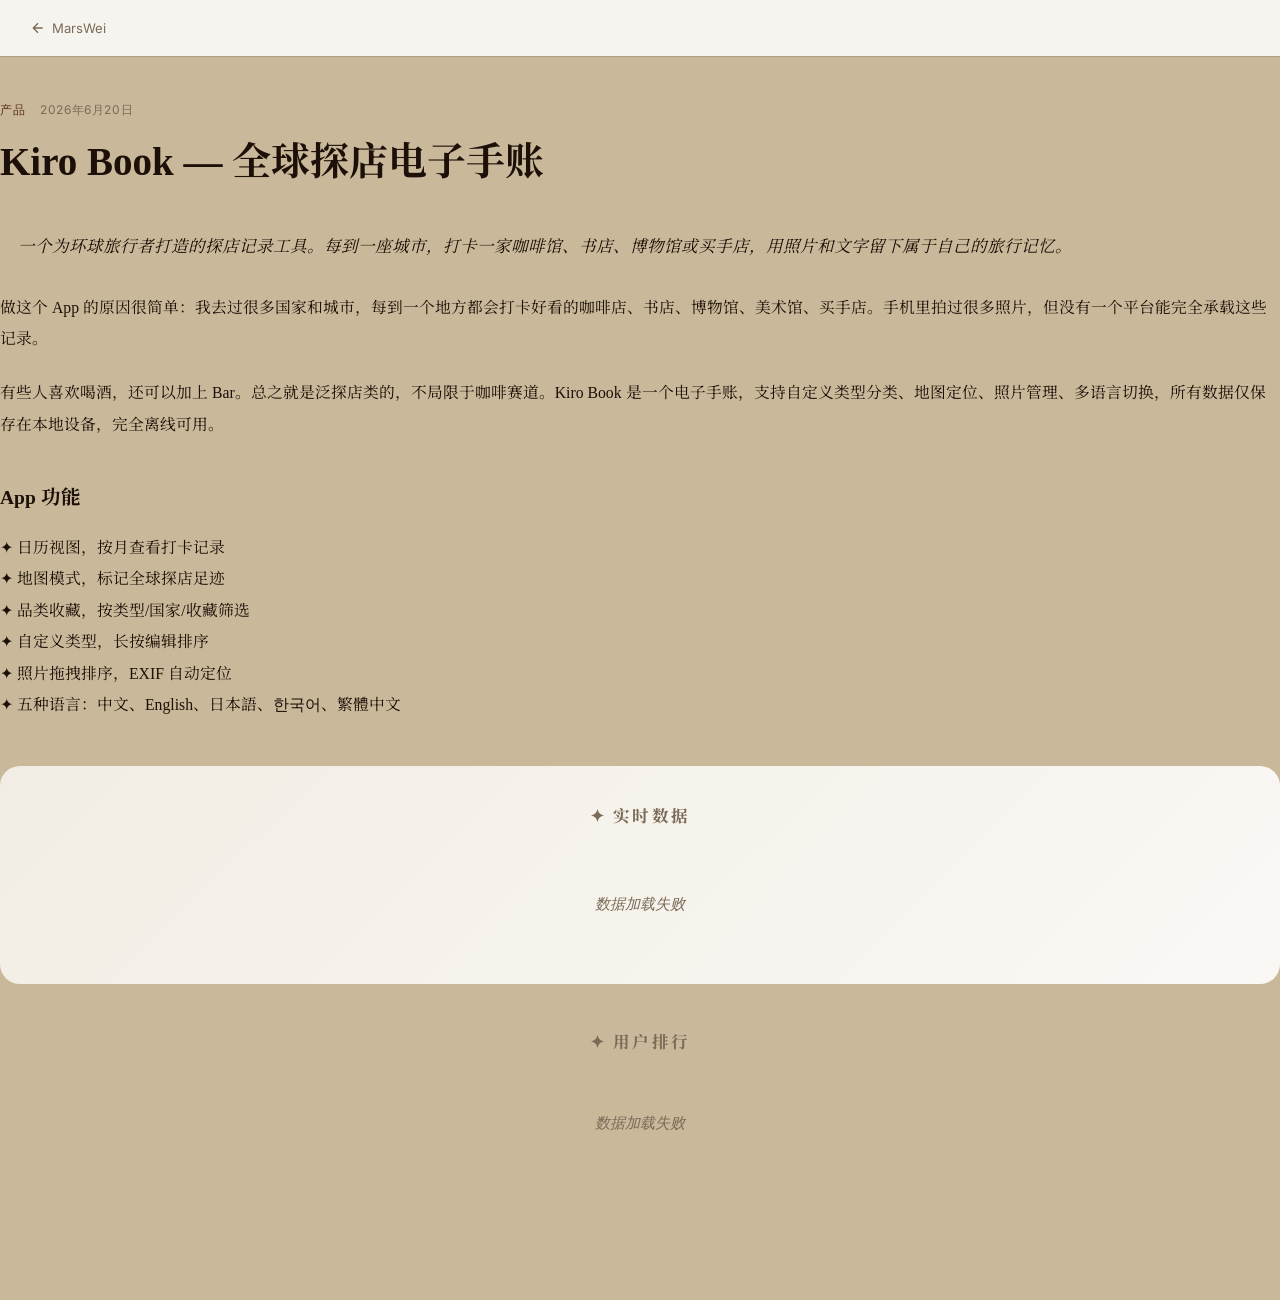
<file: articles/kiro-book.html>
<!DOCTYPE html>
<html lang="zh">
<head>
  <meta charset="UTF-8" />
  <meta name="viewport" content="width=device-width, initial-scale=1.0" />
  <title>Kiro Book — 全球探店电子手账 | MarsWei</title>

  <link rel="preconnect" href="https://fonts.googleapis.com" />
  <link rel="preconnect" href="https://fonts.gstatic.com" crossorigin />
  <link href="https://fonts.googleapis.com/css2?family=Playfair+Display:ital,wght@0,700;1,400&family=Inter:wght@400;500&family=Noto+Serif+SC:wght@400;700&display=swap" rel="stylesheet" />

  <link rel="stylesheet" href="../css/style.css" />
  <style>
    html, body {
      overflow: auto !important;
      height: auto !important;
    }
    .article-nav {
      position: fixed;
      top: 0; left: 0; right: 0;
      z-index: 100;
      background: rgba(250, 249, 247, 0.92);
      backdrop-filter: blur(8px);
      border-bottom: 1px solid var(--border);
    }
    .article-nav-inner {
      max-width: var(--max-width);
      margin: 0 auto;
      padding: 0 2rem;
      height: 56px;
      display: flex;
      align-items: center;
      gap: 1rem;
    }
    .back-link {
      font-size: 0.875rem;
      color: var(--ink-muted);
      display: flex;
      align-items: center;
      gap: 0.4rem;
      transition: color 0.2s;
    }
    .back-link:hover { color: var(--ink); }

    .article-page { padding-top: 100px; padding-bottom: 6rem; min-height: 100vh; overflow: auto; }
    .article-header { margin-bottom: 3rem; }
    .article-meta {
      display: flex;
      align-items: center;
      gap: 1rem;
      margin-bottom: 1.2rem;
      font-size: 0.8rem;
      color: var(--ink-muted);
      letter-spacing: 0.05em;
    }
    .article-meta .tag { color: var(--accent); text-transform: uppercase; }
    .article-page h1 {
      font-family: var(--font-serif);
      font-size: clamp(1.8rem, 4vw, 2.6rem);
      line-height: 1.25;
      color: var(--ink);
      margin-bottom: 1rem;
    }
    .article-lead {
      font-family: var(--font-serif);
      font-size: 1.1rem;
      color: var(--ink-light);
      font-style: italic;
      line-height: 1.8;
      border-left: 3px solid var(--accent-light);
      padding-left: 1.2rem;
      margin: 2rem 0;
    }
    .article-body {
      font-family: var(--font-serif);
      font-size: 1.05rem;
      color: var(--ink);
      line-height: 2;
    }
    .article-body p + p { margin-top: 1.5rem; }
    .article-body h2 {
      font-size: 1.3rem;
      margin: 2.5rem 0 1rem;
      color: var(--ink);
    }

    /* Kiro Book Stats Section */
    .stats-section {
      margin: 3rem 0;
      padding: 2.5rem 2rem;
      background: linear-gradient(135deg, #F2EDE4 0%, #FAF8F5 100%);
      border-radius: 20px;
      text-align: center;
    }
    .stats-section h3 {
      font-family: var(--font-serif);
      font-size: 1.1rem;
      color: var(--ink-muted);
      letter-spacing: 0.15em;
      text-transform: uppercase;
      margin-bottom: 2rem;
    }
    .stats-grid {
      display: grid;
      grid-template-columns: repeat(3, 1fr);
      gap: 1.5rem;
      margin-bottom: 2rem;
    }
    .stat-card {
      background: rgba(255,255,255,0.8);
      border-radius: 16px;
      padding: 1.5rem 1rem;
      box-shadow: 0 2px 12px rgba(0,0,0,0.04);
    }
    .stat-number {
      font-family: var(--font-serif);
      font-size: 2.4rem;
      font-weight: 700;
      color: var(--ink);
      line-height: 1;
    }
    .stat-label {
      font-size: 0.75rem;
      color: var(--ink-muted);
      margin-top: 0.5rem;
      letter-spacing: 0.1em;
      text-transform: uppercase;
    }
    .stats-user {
      font-size: 0.85rem;
      color: var(--ink-muted);
      margin-top: 1rem;
    }
    .stats-user strong {
      color: var(--ink);
    }

    /* Leaderboard */
    .leaderboard {
      margin: 3rem 0;
    }
    .leaderboard h3 {
      font-family: var(--font-serif);
      font-size: 1.1rem;
      color: var(--ink-muted);
      letter-spacing: 0.15em;
      text-transform: uppercase;
      margin-bottom: 1.5rem;
      text-align: center;
    }
    .leaderboard-table {
      width: 100%;
      border-collapse: collapse;
      font-size: 0.9rem;
    }
    .leaderboard-table th {
      font-size: 0.7rem;
      color: var(--ink-muted);
      letter-spacing: 0.1em;
      text-transform: uppercase;
      padding: 0.8rem 1rem;
      border-bottom: 2px solid var(--border);
      text-align: left;
    }
    .leaderboard-table td {
      padding: 1rem;
      border-bottom: 1px solid var(--border);
      color: var(--ink);
    }
    .leaderboard-table tr:last-child td { border-bottom: none; }
    .leaderboard-table .rank {
      font-family: var(--font-serif);
      font-weight: 700;
      font-size: 1.1rem;
      color: var(--accent);
      width: 40px;
    }
    .leaderboard-table .user-name {
      font-weight: 500;
    }
    .leaderboard-table .stat-cell {
      text-align: center;
      font-family: var(--font-serif);
      font-weight: 700;
    }

    .loading-text {
      text-align: center;
      color: var(--ink-muted);
      font-style: italic;
      padding: 2rem;
    }

    /* App Store badge */
    .app-badge {
      display: inline-block;
      margin-top: 2rem;
    }
    .app-badge img {
      height: 48px;
    }

    @media (max-width: 640px) {
      .stats-grid { gap: 0.8rem; }
      .stat-number { font-size: 1.8rem; }
      .leaderboard-table { font-size: 0.8rem; }
      .leaderboard-table th, .leaderboard-table td { padding: 0.6rem; }
    }
  </style>
</head>
<body>

  <nav class="article-nav">
    <div class="article-nav-inner">
      <a href="../index.html" class="back-link">
        <svg width="16" height="16" viewBox="0 0 24 24" fill="none" stroke="currentColor" stroke-width="2">
          <path d="M19 12H5M12 19l-7-7 7-7"/>
        </svg>
        MarsWei
      </a>
    </div>
  </nav>

  <div class="article-page">
    <div class="container">
      <header class="article-header">
        <div class="article-meta">
          <span class="tag">产品</span>
          <span>2026年6月20日</span>
        </div>
        <h1>Kiro Book — 全球探店电子手账</h1>
      </header>

      <p class="article-lead">
        一个为环球旅行者打造的探店记录工具。每到一座城市，打卡一家咖啡馆、书店、博物馆或买手店，用照片和文字留下属于自己的旅行记忆。
      </p>

      <div class="article-body">
        <p>
          做这个 App 的原因很简单：我去过很多国家和城市，每到一个地方都会打卡好看的咖啡店、书店、博物馆、美术馆、买手店。手机里拍过很多照片，但没有一个平台能完全承载这些记录。
        </p>
        <p>
          有些人喜欢喝酒，还可以加上 Bar。总之就是泛探店类的，不局限于咖啡赛道。Kiro Book 是一个电子手账，支持自定义类型分类、地图定位、照片管理、多语言切换，所有数据仅保存在本地设备，完全离线可用。
        </p>

        <h2>App 功能</h2>
        <p>
          ✦ 日历视图，按月查看打卡记录<br>
          ✦ 地图模式，标记全球探店足迹<br>
          ✦ 品类收藏，按类型/国家/收藏筛选<br>
          ✦ 自定义类型，长按编辑排序<br>
          ✦ 照片拖拽排序，EXIF 自动定位<br>
          ✦ 五种语言：中文、English、日本語、한국어、繁體中文
        </p>
      </div>

      <!-- Stats from CloudBase -->
      <div class="stats-section">
        <h3>✦ 实时数据</h3>
        <div id="statsContainer">
          <p class="loading-text">加载中...</p>
        </div>
      </div>

      <!-- Leaderboard -->
      <div class="leaderboard">
        <h3>✦ 用户排行</h3>
        <div id="leaderboardContainer">
          <p class="loading-text">加载中...</p>
        </div>
      </div>

    </div>
  </div>

  <script>
    const GET_STATS_URL = 'https://wanderlog-stats-d4fnpamqed206c68-1445354193.ap-shanghai.app.tcloudbase.com/getStats';

    async function loadStats() {
      const statsContainer = document.getElementById('statsContainer');
      const leaderboardContainer = document.getElementById('leaderboardContainer');

      try {
        const res = await fetch(GET_STATS_URL, { method: 'POST', headers: { 'Content-Type': 'application/json' }, body: '{}' });
        const json = await res.json();
        console.log('API response:', json);

        let users = [];
        if (json.body && typeof json.body === 'string') {
          const parsed = JSON.parse(json.body);
          users = parsed.data || [];
        } else if (json.body && json.body.data) {
          users = json.body.data;
        } else if (json.data) {
          users = json.data;
        }
        console.log('Users:', users);

        if (users.length === 0) {
          statsContainer.innerHTML = '<p class="loading-text">暂无数据</p>';
          leaderboardContainer.innerHTML = '<p class="loading-text">暂无数据</p>';
          return;
        }

        // Aggregate stats
        const totalCheckIns = users.reduce((s, u) => s + (u.totalCheckIns || 0), 0);
        const totalCities = users.reduce((s, u) => s + (u.totalCities || 0), 0);

        statsContainer.innerHTML = `
          <div class="stats-grid">
            <div class="stat-card">
              <div class="stat-number">${totalCheckIns}</div>
              <div class="stat-label">打卡总数</div>
            </div>
            <div class="stat-card">
              <div class="stat-number">${totalCities}</div>
              <div class="stat-label">城市</div>
            </div>
            <div class="stat-card">
              <div class="stat-number">${users.length}</div>
              <div class="stat-label">用户</div>
            </div>
          </div>
          <p class="stats-user">共 <strong>${users.length}</strong> 位旅行者在使用 Kiro Book</p>
        `;

        // Leaderboard
        const sorted = [...users].sort((a, b) => (b.totalCheckIns || 0) - (a.totalCheckIns || 0));
        let tableHTML = `
          <table class="leaderboard-table">
            <thead>
              <tr>
                <th>#</th>
                <th>旅行者</th>
                <th style="text-align:center">打卡</th>
                <th style="text-align:center">城市</th>
                <th style="text-align:center">国家</th>
                <th>平台</th>
              </tr>
            </thead>
            <tbody>
        `;

        sorted.forEach((user, i) => {
          tableHTML += `
            <tr>
              <td class="rank">${i + 1}</td>
              <td class="user-name">${user.userName || '匿名用户'}</td>
              <td class="stat-cell">${user.totalCheckIns || 0}</td>
              <td class="stat-cell">${user.totalCities || 0}</td>
              <td class="stat-cell">${user.totalCountries || 0}</td>
              <td>${user.platform === 'ios' ? '苹果' : (user.deviceBrand || '安卓')}</td>
            </tr>
          `;
        });

        tableHTML += '</tbody></table>';
        leaderboardContainer.innerHTML = tableHTML;

      } catch (err) {
        console.error('Load stats error:', err);
        statsContainer.innerHTML = '<p class="loading-text">数据加载失败</p>';
        leaderboardContainer.innerHTML = '<p class="loading-text">数据加载失败</p>';
      }
    }

    loadStats();
  </script>

</body>
</html>
</file>
<file: css/style.css>
/* ===== Reset & Base ===== */
*, *::before, *::after { box-sizing: border-box; margin: 0; padding: 0; }

:root {
  --bg:          #c9b99a;
  --sidebar-bg:  #bfad92;
  --surface:     #d4c8b0;
  --ink:         #1c1008;
  --ink-soft:    #3a2818;
  --ink-muted:   #7a6a56;
  --ink-dim:     #a8987e;
  --accent:      #5c3318;
  --accent-dim:  #7a5030;
  --border:      #ae9e82;
  --font-serif:  'Times New Roman', 'Noto Serif SC', Georgia, serif;
  --font-sans:   'Inter', 'PingFang SC', 'Helvetica Neue', sans-serif;
  --sidebar-w:   300px;
  --transition:  0.2s ease;
}

html { font-size: 15px; }

body {
  background: var(--bg);
  color: var(--ink);
  font-family: var(--font-sans);
  line-height: 1.7;
  -webkit-font-smoothing: antialiased;
  height: 100vh;
  overflow: hidden;
  display: flex;
  flex-direction: column;
}

/* ===== Content Area (sidebar + main, below player bar) ===== */
.content-area {
  display: flex;
  flex: 1;
  overflow: hidden;
  min-height: 0;
}

a { color: inherit; text-decoration: none; }

:focus-visible {
  outline: 2px solid var(--accent);
  outline-offset: 3px;
}

/* ===== Sidebar ===== */
.sidebar {
  width: var(--sidebar-w);
  min-width: var(--sidebar-w);
  height: 100%;
  background: var(--sidebar-bg);
  border-right: 1px solid var(--border);
  display: flex;
  flex-direction: column;
  overflow: hidden;
}

.sidebar-header {
  padding: 0.25rem 1.75rem 1.5rem;
  border-bottom: 1px solid var(--border);
  flex-shrink: 0;
}

.site-name {
  font-family: var(--font-serif);
  font-size: 1.3rem;
  font-weight: 700;
  color: var(--ink);
  letter-spacing: 0.02em;
  margin-bottom: 1rem;
  display: inline-flex;
  align-items: center;
  gap: 0.45rem;
}
.marswei-avatar {
  width: 1.35em;
  height: 1.35em;
  border-radius: 4px;
  object-fit: cover;
  vertical-align: -0.22em;
}

.bio-tagline {
  font-family: var(--font-serif);
  font-size: 0.95rem;
  color: var(--accent);
  font-style: italic;
  margin-bottom: 0.75rem;
  line-height: 1.5;
}

.bio-lines {
  display: flex;
  flex-direction: column;
  gap: 0.3rem;
  margin-bottom: 1rem;
}

.bio-line {
  font-size: 0.88rem;
  color: var(--ink-soft);
  line-height: 1.55;
}

.social-link {
  display: inline-flex;
  align-items: center;
  gap: 0.35rem;
  font-size: 0.85rem;
  color: var(--ink-muted);
  transition: color var(--transition);
}
.social-link:hover { color: var(--accent); }
.social-link svg { width: 13px; height: 13px; }


/* ===== Video section (bottom of sidebar) ===== */
.sidebar-video {
  flex-shrink: 0;
  padding: 1rem 0 1.75rem;
  border-top: 1px solid var(--border);
}

/* ===== Article List ===== */
.sidebar-articles {
  flex: 1;
  overflow-y: auto;
  padding: 1rem 0;
}
.sidebar-articles::-webkit-scrollbar { width: 4px; }
.sidebar-articles::-webkit-scrollbar-track { background: transparent; }
.sidebar-articles::-webkit-scrollbar-thumb { background: var(--ink-dim); border-radius: 2px; }

.articles-section-label {
  font-family: var(--font-serif);
  font-size: 1.3rem;
  font-weight: 700;
  letter-spacing: 0.02em;
  text-transform: none;
  color: var(--ink);
  padding: 0 1.75rem;
  margin-bottom: 0.5rem;
  display: flex;
  align-items: center;
  gap: 0.45rem;
}
.section-label-icon {
  width: 1em;
  height: 1em;
  border-radius: 3px;
  object-fit: cover;
  flex-shrink: 0;
}
.writing-icon {
  display: inline-flex;
  align-items: center;
  justify-content: center;
  font-family: var(--font-serif);
  line-height: 1;
}
.writing-label { margin-top: 1rem; }

.article-item {
  display: block;
  padding: 0.9rem 1.75rem;
  cursor: pointer;
  border-left: 2px solid transparent;
  transition: all var(--transition);
}
.article-item:focus-visible {
  background: var(--surface);
}
.article-item:hover {
  background: var(--surface);
  border-left-color: var(--accent-dim);
}
.article-item.active {
  background: var(--surface);
  border-left-color: var(--accent);
}

.article-item-tag {
  font-size: 0.75rem;
  letter-spacing: 0.08em;
  text-transform: uppercase;
  color: var(--accent);
  margin-bottom: 0.3rem;
}
.article-item.active .article-item-tag { color: var(--accent); }

.article-item-title {
  font-family: var(--font-serif);
  font-size: 0.95rem;
  color: var(--ink-soft);
  line-height: 1.5;
  margin-bottom: 0.3rem;
}
.article-item.active .article-item-title { color: var(--ink); }

.article-item-date {
  font-size: 0.78rem;
  color: var(--ink-muted);
}

/* ===== Main Content ===== */
.main {
  flex: 1;
  height: 100%;
  overflow-y: auto;
  display: flex;
  justify-content: center;
}
.main::-webkit-scrollbar { width: 6px; }
.main::-webkit-scrollbar-track { background: transparent; }
.main::-webkit-scrollbar-thumb { background: var(--ink-dim); border-radius: 3px; }

.article-view {
  width: 100%;
  max-width: 680px;
  padding: 5rem 3rem 6rem;
  display: none;
}
.article-view.active { display: block; }

.article-view-meta {
  display: flex;
  align-items: center;
  gap: 1rem;
  margin-bottom: 1.75rem;
}
.article-view-tag {
  font-size: 0.7rem;
  letter-spacing: 0.12em;
  text-transform: uppercase;
  color: var(--accent);
}
.article-view-date {
  font-size: 0.75rem;
  color: var(--ink-muted);
}

.article-view h1 {
  font-family: var(--font-serif);
  font-size: clamp(1.6rem, 3vw, 2.2rem);
  font-weight: 700;
  color: var(--ink);
  line-height: 1.25;
  margin-bottom: 2rem;
  letter-spacing: -0.01em;
}

.article-lead {
  font-family: var(--font-serif);
  font-size: 1rem;
  color: var(--ink-soft);
  font-style: italic;
  line-height: 1.85;
  border-left: 2px solid var(--accent-dim);
  padding-left: 1.25rem;
  margin-bottom: 2.5rem;
}
[dir="rtl"] .article-lead {
  border-left: 0;
  border-right: 2px solid var(--accent-dim);
  padding-left: 0;
  padding-right: 1.25rem;
}

.article-body {
  font-family: var(--font-serif);
  font-size: 1rem;
  color: var(--ink-soft);
  line-height: 2;
  overflow: hidden;
}
.article-body p + p { margin-top: 1.4rem; }
.article-body blockquote { margin: 1.4rem 0; }
.article-body .numbered-sentences {
  list-style: none;
}
.article-body .numbered-sentences li + li {
  margin-top: 1.05rem;
}
.article-body .sentence-number {
  font-family: var(--font-sans);
  font-size: 0.9em;
  color: var(--accent);
  margin-right: 0.35rem;
}
.num { font-family: var(--font-sans); }
.article-body h2 {
  font-size: 1.15rem;
  color: var(--ink);
  margin: 2.5rem 0 1rem;
  font-weight: 700;
}
.article-figure {
  margin: 2rem 0;
}
.article-figure img {
  max-width: 100%;
  height: auto;
  border-radius: 6px;
  border: 1px solid var(--border);
  display: block;
}

/* ===== Back button (hidden on desktop) ===== */
.back-btn { display: none; }

/* ===== Responsive ===== */
/* ===== Music Player Bar ===== */
.player-bar {
  flex-shrink: 0;
  height: 50px;
  background: var(--sidebar-bg);
  border-bottom: 1px solid var(--border);
  display: flex;
  align-items: center;
  gap: 1rem;
  padding: 0 1.5rem;
  z-index: 100;
}

.player-track-info {
  display: flex;
  align-items: center;
  gap: 0.4rem;
  flex: 0 0 210px;
  min-width: 0;
}

.player-note {
  color: var(--accent);
  font-size: 0.85rem;
  flex-shrink: 0;
}

.player-track-name {
  font-size: 0.8rem;
  color: var(--ink-soft);
  white-space: nowrap;
  overflow: hidden;
  text-overflow: ellipsis;
}

.player-controls {
  display: flex;
  align-items: center;
  gap: 0.3rem;
  flex-shrink: 0;
}

.player-btn {
  background: none;
  border: none;
  color: var(--ink-muted);
  cursor: pointer;
  font-size: 0.85rem;
  padding: 0.3rem 0.45rem;
  border-radius: 4px;
  line-height: 1;
  transition: color var(--transition), background var(--transition);
}
.player-btn:hover { color: var(--accent); background: var(--surface); }
.player-btn-play { font-size: 1rem; }

.player-progress-area {
  flex: 1;
  display: flex;
  align-items: center;
  gap: 0.5rem;
  min-width: 0;
}

.player-time {
  font-size: 0.72rem;
  color: var(--ink-dim);
  flex-shrink: 0;
  min-width: 30px;
  font-family: var(--font-sans);
}

.player-progress-bar {
  flex: 1;
  height: 3px;
  background: var(--border);
  border-radius: 2px;
  cursor: pointer;
  position: relative;
  transition: height 0.15s;
}
.player-progress-bar:hover { height: 5px; }
.player-progress-bar:focus-visible { height: 5px; }

.player-progress-fill {
  height: 100%;
  width: 0%;
  background: var(--accent);
  border-radius: 2px;
  pointer-events: none;
}

.player-mode-btn {
  background: none;
  border: none;
  color: var(--ink-muted);
  cursor: pointer;
  font-size: 1rem;
  padding: 0.3rem 0.4rem;
  border-radius: 4px;
  flex-shrink: 0;
  transition: color var(--transition);
  line-height: 1;
}
.player-mode-btn:hover { color: var(--accent); }
.player-mode-btn.shuffle { color: var(--accent-dim); }

.player-playlist-wrap {
  position: relative;
  flex-shrink: 0;
}

.player-playlist-btn {
  background: none;
  border: none;
  color: var(--ink-muted);
  cursor: pointer;
  padding: 0.3rem 0.4rem;
  border-radius: 4px;
  display: flex;
  align-items: center;
  transition: color var(--transition);
}
.player-playlist-btn svg { width: 16px; height: 16px; display: block; }
.player-playlist-btn:hover { color: var(--accent); }

.player-playlist {
  visibility: hidden;
  opacity: 0;
  pointer-events: none;
  position: absolute;
  top: calc(100% + 2px);
  right: 0;
  background: var(--surface);
  border: 1px solid var(--border);
  border-radius: 6px;
  min-width: 240px;
  list-style: none;
  padding: 0.35rem 0;
  box-shadow: 0 4px 16px rgba(28,16,8,0.12);
  z-index: 200;
  /* show fast, hide slow */
  transition: opacity 0.25s 0.4s, visibility 0s 0.65s;
}

/* invisible bridge to fill the gap between button and list */
.player-playlist::before {
  content: '';
  position: absolute;
  bottom: 100%;
  left: 0;
  right: 0;
  height: 10px;
}

@media (hover: hover) {
  .player-playlist-wrap:hover .player-playlist {
    visibility: visible;
    opacity: 1;
    pointer-events: auto;
    transition: opacity 0.12s, visibility 0s;
  }
}

.player-playlist.touch-open {
  visibility: visible;
  opacity: 1;
  pointer-events: auto;
  transition: opacity 0.12s, visibility 0s;
}


.player-playlist li {
  padding: 0.55rem 1rem;
  font-size: 0.82rem;
  color: var(--ink-soft);
  cursor: pointer;
  white-space: nowrap;
  overflow: hidden;
  text-overflow: ellipsis;
  transition: background var(--transition), color var(--transition);
}
.player-playlist li:hover { background: var(--sidebar-bg); color: var(--ink); }
.player-playlist li:focus-visible { background: var(--sidebar-bg); color: var(--ink); }
.player-playlist li.active { color: var(--accent); font-weight: 500; }

/* ===== Responsive ===== */
@media (max-width: 768px) {
  body { flex-direction: column; overflow: auto; height: auto; }
  .content-area { flex-direction: column; flex: 1; overflow: visible; }

  /* Fix player bar at top so it never scrolls away */
  .player-bar {
    position: fixed;
    top: 0; left: 0; right: 0;
    height: auto;
    padding: 0.5rem 1rem;
    flex-wrap: wrap;
    gap: 0.4rem;
    z-index: 300;
  }
  /* Push content below fixed player bar */
  .content-area { margin-top: 68px; }

  .player-track-info { flex: 1 1 100%; }
  .player-controls { order: 1; }
  .player-progress-area { order: 2; flex: 1 1 calc(100% - 120px); }
  .player-mode-btn { order: 3; }
  .player-playlist { left: 0; right: auto; min-width: 220px; }

  .sidebar {
    width: 100%; min-width: 0;
    height: auto; border-right: none;
    border-bottom: 1px solid var(--border);
  }
  .sidebar-articles { max-height: none; }

  .main { height: auto; display: none !important; }

  /* Article reading state: hide sidebar, show article content */
  body.show-article .sidebar { display: none !important; }
  body.show-article .main { display: block !important; }
  /* Prevent Chrome from stealing horizontal swipes as browser back/forward */
  body.show-article { overscroll-behavior-x: none; }

  .back-btn {
    display: block;
    background: none;
    border: none;
    font-family: var(--font-sans);
    font-size: 0.9rem;
    color: var(--accent);
    padding: 1.25rem 1.5rem 0;
    cursor: pointer;
    text-align: left;
  }
  .back-btn:hover { color: var(--ink); }

  .article-view { padding: 1.5rem 1.5rem 4rem; }
}


/* ===== App Download View ===== */
.app-download-view { max-width: 960px; padding-bottom: 6rem; }
.app-title-row {
  display: flex;
  align-items: center;
  gap: 1rem;
  margin-bottom: 1rem;
}
[dir="rtl"] .app-title-row {
  flex-direction: row-reverse;
  justify-content: flex-end;
}
.app-title-row h1 { margin-bottom: 0; }
.kiro-app-icon {
  width: clamp(64px, 8vw, 92px);
  height: clamp(64px, 8vw, 92px);
  border-radius: 18px;
  box-shadow: 0 10px 24px rgba(28, 16, 8, 0.16);
  flex-shrink: 0;
}
.app-download-hero {
  display: grid;
  grid-template-columns: minmax(0, 1fr) 260px;
  gap: 2.5rem;
  align-items: center;
  margin-bottom: 2rem;
}
.app-download-actions {
  display: flex;
  flex-wrap: wrap;
  gap: 0.7rem;
  margin: 1.4rem 0 0.8rem;
}
.app-download-btn, .app-card-link {
  display: inline-flex;
  align-items: center;
  justify-content: center;
  min-height: 40px;
  border: 1px solid var(--accent);
  border-radius: 6px;
  padding: 0.62rem 0.9rem;
  color: var(--accent);
  font-family: var(--font-sans);
  font-size: 0.86rem;
  font-weight: 600;
  line-height: 1.2;
}
.app-download-btn.primary {
  background: var(--accent);
  color: #f7f0e4;
}
.app-download-btn:hover, .app-card-link:hover {
  background: var(--accent-dim);
  border-color: var(--accent-dim);
  color: #f7f0e4;
}
.app-download-note {
  color: var(--ink-muted);
  font-size: 0.84rem;
  line-height: 1.7;
}
.app-phone-preview {
  border: 4px solid var(--ink);
  border-radius: 30px;
  background: linear-gradient(180deg, #fbf8f1, #ddcdb3);
  box-shadow: 0 18px 40px rgba(28, 16, 8, 0.18);
  padding: 2.2rem 1rem 1rem;
  aspect-ratio: 9 / 18.2;
}
.app-phone-title {
  font-family: var(--font-serif);
  font-size: 1.1rem;
  color: var(--ink);
  margin-bottom: 0.6rem;
}
.app-phone-search {
  height: 24px;
  border: 1px solid var(--border);
  border-radius: 6px;
  background: rgba(255,255,255,0.72);
  margin-bottom: 0.8rem;
}
.app-phone-photo {
  aspect-ratio: 1.25;
  border: 1px solid var(--border);
  border-radius: 8px;
  background: linear-gradient(135deg, #c7b497, #f6efe3);
  margin-bottom: 0.8rem;
}
.app-phone-lines span {
  display: block;
  height: 6px;
  border-radius: 10px;
  background: rgba(92, 51, 24, 0.24);
  margin-bottom: 0.4rem;
}
.app-phone-lines span:first-child { width: 72%; }
.app-phone-lines span:last-child { width: 46%; }
.app-phone-grid {
  display: grid;
  grid-template-columns: repeat(3, 1fr);
  gap: 0.4rem;
  margin-top: 0.9rem;
}
.app-phone-grid i {
  display: block;
  aspect-ratio: 1;
  border-radius: 7px;
  border: 1px solid rgba(92, 51, 24, 0.22);
  background: rgba(255,255,255,0.52);
}
.app-download-grid {
  display: grid;
  grid-template-columns: repeat(3, minmax(0, 1fr));
  gap: 1rem;
  margin: 2rem 0;
}
.app-download-card, .app-info-grid section {
  border: 1px solid rgba(92, 51, 24, 0.25);
  background: rgba(242, 237, 228, 0.58);
  border-radius: 8px;
  padding: 1.15rem;
}
.app-download-card {
  display: flex;
  flex-direction: column;
}
.app-download-card h2, .app-info-grid h2 {
  font-family: var(--font-serif);
  font-size: 1.15rem;
  color: var(--ink);
  margin: 0 0 0.45rem;
}
[dir="rtl"] .app-download-card,
[dir="rtl"] .app-info-grid,
[dir="rtl"] .compliance-section {
  text-align: right;
}
.app-download-card p, .app-info-grid li, .app-info-grid p {
  color: var(--ink-soft);
  font-size: 0.88rem;
  line-height: 1.75;
}
.app-download-card > p {
  min-height: 6.2rem;
}
.app-qr {
  width: 168px;
  height: 168px;
  display: block;
  margin: 0 auto 1rem;
  border: 1px solid var(--border);
  border-radius: 6px;
  background: #f7f1e6;
}
.app-card-link { width: 100%; }
.app-info-grid {
  display: grid;
  grid-template-columns: 1fr;
  gap: 1rem;
  margin-bottom: 6rem;
}
.app-story-panel { width: 100%; }
.app-story-panel p + p { margin-top: 0.9rem; }
.app-info-grid ul, .app-info-grid ol { padding-left: 1.1rem; }
.app-info-grid li + li { margin-top: 0.35rem; }

@media (max-width: 768px) {
  .app-download-view { max-width: none; }
  .app-download-hero, .app-download-grid, .app-info-grid { grid-template-columns: 1fr; }
  .app-download-card > p { min-height: 0; }
  .app-phone-preview { width: min(230px, 100%); margin: 0 auto; }
  .app-download-actions { flex-direction: column; }
  .app-download-btn { width: 100%; }
}


.screenshot-stack {
  min-height: 520px;
  position: relative;
  display: flex;
  justify-content: center;
  align-items: center;
}
.screenshot-stack img {
  position: absolute;
  width: min(210px, 58vw);
  aspect-ratio: 1220 / 2656;
  object-fit: cover;
  border-radius: 24px;
  border: 1px solid rgba(92, 51, 24, 0.22);
  box-shadow: 0 18px 42px rgba(28, 16, 8, 0.22);
  background: #f7f1e6;
}
.screenshot-stack img:nth-child(1) { transform: translateX(-72px) rotate(-5deg); z-index: 1; }
.screenshot-stack img:nth-child(2) { transform: translateY(-18px); z-index: 3; }
.screenshot-stack img:nth-child(3) { transform: translateX(72px) rotate(5deg); z-index: 2; }
.screenshot-section { margin: 2.4rem 0 2rem; }
.screenshot-section h2 {
  font-family: var(--font-serif);
  font-size: 1.25rem;
  color: var(--ink);
  margin-bottom: 1rem;
}
.screenshot-strip {
  display: flex;
  gap: 1rem;
  overflow-x: auto;
  padding: 0.25rem 0 1rem;
  scroll-snap-type: x proximity;
}
.screenshot-strip::-webkit-scrollbar { height: 6px; }
.screenshot-strip::-webkit-scrollbar-track { background: transparent; }
.screenshot-strip::-webkit-scrollbar-thumb { background: var(--ink-dim); border-radius: 4px; }
.screenshot-strip img {
  width: 190px;
  aspect-ratio: 1220 / 2656;
  object-fit: cover;
  border-radius: 22px;
  border: 1px solid rgba(92, 51, 24, 0.22);
  box-shadow: 0 10px 24px rgba(28, 16, 8, 0.14);
  background: #f7f1e6;
  flex: 0 0 auto;
  scroll-snap-align: start;
}

@media (max-width: 768px) {
  .screenshot-stack { min-height: 390px; margin-top: 0.5rem; overflow: hidden; }
  .screenshot-stack img { width: 160px; border-radius: 20px; }
  .screenshot-stack img:nth-child(1) { transform: translateX(-54px) rotate(-5deg); }
  .screenshot-stack img:nth-child(2) { transform: translateY(-12px); }
  .screenshot-stack img:nth-child(3) { transform: translateX(54px) rotate(5deg); }
  .screenshot-strip img { width: 162px; border-radius: 20px; }
}


.zoomable-screenshot { cursor: zoom-in; }
.screenshot-lightbox {
  position: fixed;
  inset: 0;
  z-index: 500;
  display: none;
  align-items: center;
  justify-content: center;
  padding: 2rem;
  background: rgba(28, 16, 8, 0.72);
}
.screenshot-lightbox.open { display: flex; }
.screenshot-lightbox img {
  max-width: min(92vw, 520px);
  max-height: 90vh;
  border-radius: 24px;
  box-shadow: 0 24px 80px rgba(0, 0, 0, 0.35);
  background: #f7f1e6;
}
.screenshot-lightbox button {
  position: absolute;
  top: 1rem;
  right: 1rem;
  width: 40px;
  height: 40px;
  border-radius: 50%;
  border: 1px solid rgba(247, 240, 228, 0.45);
  background: rgba(28, 16, 8, 0.72);
  color: #f7f0e4;
  font-size: 1.4rem;
  line-height: 1;
  cursor: pointer;
}
@media (max-width: 768px) {
  .screenshot-lightbox { padding: 1rem; }
  .screenshot-lightbox img { max-width: 94vw; max-height: 86vh; border-radius: 20px; }
}

.story-bottom-spacer { height: 3rem; }


.compliance-section {
  margin: 2.5rem 0 2rem;
}
.compliance-section h2 {
  font-family: var(--font-serif);
  font-size: 1.25rem;
  color: var(--ink);
  margin-bottom: 1rem;
}
.compliance-grid {
  display: grid;
  grid-template-columns: repeat(2, minmax(0, 1fr));
  gap: 1rem;
}
.compliance-grid article {
  border: 1px solid rgba(92, 51, 24, 0.25);
  background: rgba(242, 237, 228, 0.58);
  border-radius: 8px;
  padding: 1.15rem;
}
.compliance-grid article:last-child {
  grid-column: 1 / -1;
}
.compliance-grid h3 {
  font-family: var(--font-serif);
  font-size: 1.05rem;
  color: var(--ink);
  margin-bottom: 0.4rem;
}
.compliance-grid p {
  color: var(--ink-soft);
  font-size: 0.88rem;
  line-height: 1.75;
}
.compliance-grid a {
  color: var(--accent);
  text-decoration: underline;
  text-underline-offset: 2px;
}
@media (max-width: 768px) {
  .compliance-grid { grid-template-columns: 1fr; }
}
</file>
